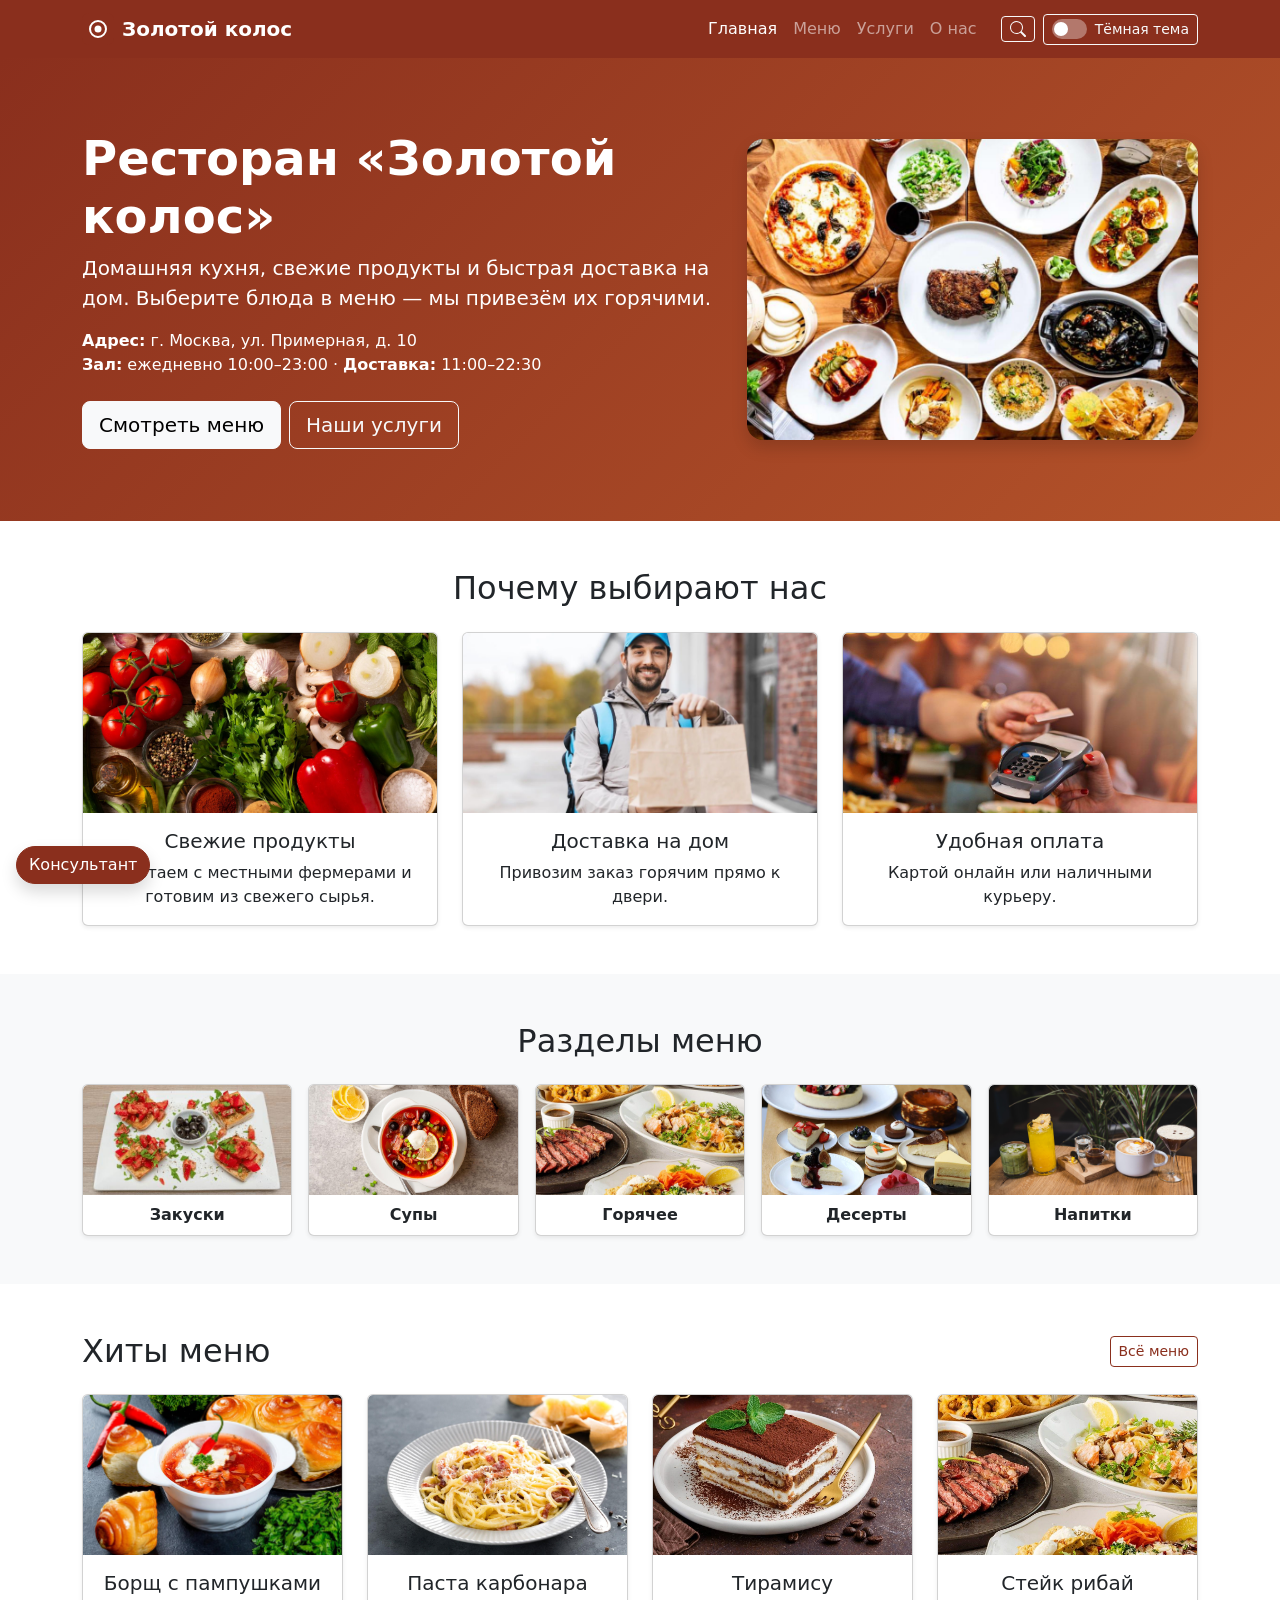
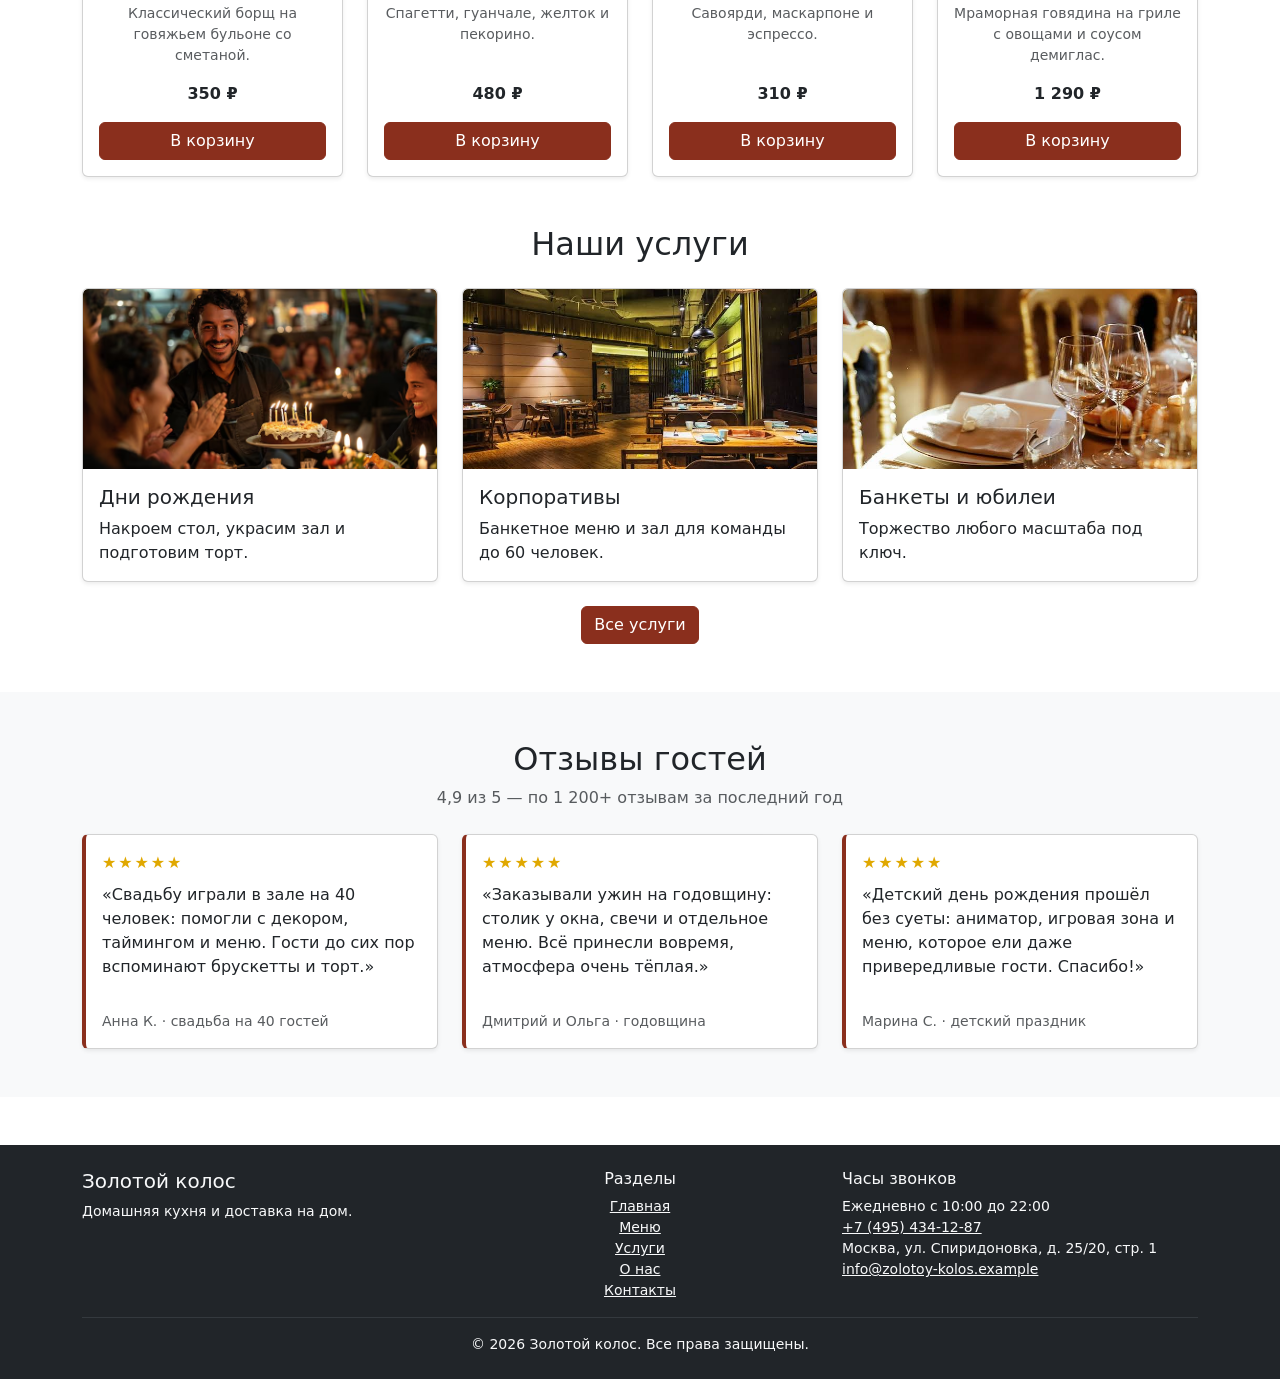
<file: index.html>
<!DOCTYPE html>
<html lang="ru">
<head>
  <meta charset="UTF-8">
  <meta name="viewport" content="width=device-width, initial-scale=1.0">
  <meta name="description" content="Главная — ресторан «Золотой колос»: меню и доставка на дом.">
  <title>Главная — Золотой колос</title>
  <link rel="icon" href="images/favicon.svg" type="image/svg+xml">
  <script src="js/theme.js"></script>
  <link href="https://cdn.jsdelivr.net/npm/bootstrap@5.3.3/dist/css/bootstrap.min.css" rel="stylesheet">
  <link rel="stylesheet" href="css/custom.css">
</head>
<body class="d-flex flex-column min-vh-100">
  <a class="visually-hidden-focusable position-absolute p-2 bg-white" href="#main">Перейти к основному содержимому</a>
  <header>
    <nav class="navbar navbar-expand-lg navbar-dark bg-brand sticky-top" aria-label="Основная навигация">
      <div class="container">
        <a class="navbar-brand fw-bold d-flex align-items-center gap-2" href="index.html"><img src="images/favicon.svg" alt="" width="32" height="32">Золотой колос</a>
        <button class="navbar-toggler" type="button" data-bs-toggle="collapse" data-bs-target="#mainNavbar"
                aria-controls="mainNavbar" aria-expanded="false" aria-label="Переключить навигацию">
          <span class="navbar-toggler-icon"></span>
        </button>
        <div class="collapse navbar-collapse" id="mainNavbar">
          <ul class="navbar-nav ms-auto mb-2 mb-lg-0 align-items-lg-center">
          <li class="nav-item"><a class="nav-link active" aria-current="page" href="index.html">Главная</a></li>
          <li class="nav-item"><a class="nav-link" href="menu.html">Меню</a></li>
          <li class="nav-item"><a class="nav-link" href="services.html">Услуги</a></li>
          <li class="nav-item"><a class="nav-link" href="about.html">О нас</a></li>
          </ul>
          <a class="btn btn-outline-light btn-sm ms-lg-3 mb-2 mb-lg-0 d-inline-flex align-items-center" href="search.html" aria-label="Поиск по сайту" title="Поиск по сайту">
            <svg xmlns="http://www.w3.org/2000/svg" width="16" height="16" fill="currentColor" viewBox="0 0 16 16" aria-hidden="true"><path d="M11.742 10.344a6.5 6.5 0 1 0-1.397 1.398h-.001q.044.06.098.115l3.85 3.85a1 1 0 0 0 1.415-1.414l-3.85-3.85a1 1 0 0 0-.115-.1zM12 6.5a5.5 5.5 0 1 1-11 0 5.5 5.5 0 0 1 11 0"/></svg>
          </a>
          <button type="button" class="btn btn-outline-light btn-sm ms-lg-2 mb-2 mb-lg-0 theme-toggle" id="themeToggle" aria-pressed="false">
            <span class="theme-toggle__track" aria-hidden="true"><span class="theme-toggle__thumb"></span></span>
            <span id="themeLabel">Тёмная тема</span>
          </button>
        </div>
      </div>
    </nav>
  </header>

  <main id="main" class="flex-grow-1">
    <section class="hero text-white py-5" aria-labelledby="heroTitle">
      <div class="container py-lg-4">
        <div class="row align-items-center g-4">
          <div class="col-12 col-lg-7">
            <h1 class="display-5 fw-bold" id="heroTitle">Ресторан «Золотой колос»</h1>
            <p class="lead">Домашняя кухня, свежие продукты и быстрая доставка на дом. Выберите блюда в меню — мы привезём их горячими.</p>
            <ul class="list-unstyled mb-4">
              <li><strong>Адрес:</strong> г. Москва, ул. Примерная, д. 10</li>
              <li><strong>Зал:</strong> ежедневно 10:00–23:00 · <strong>Доставка:</strong> 11:00–22:30</li>
            </ul>
            <div class="d-grid gap-2 d-sm-flex">
              <a class="btn btn-light btn-lg" href="menu.html">Смотреть меню</a>
              <a class="btn btn-outline-light btn-lg" href="services.html">Наши услуги</a>
            </div>
          </div>
          <div class="col-12 col-lg-5"><img class="img-fluid rounded-4 shadow hero-img" src="images/hero.jpg" alt="Блюда ресторана «Золотой колос»" width="600" height="400"></div>
        </div>
      </div>
    </section>

    <section class="container my-5" aria-labelledby="why">
      <h2 id="why" class="text-center mb-4">Почему выбирают нас</h2>
      <div class="row g-4">
        <div class="col-12 col-md-4"><div class="card h-100 text-center shadow-sm overflow-hidden"><img class="card-img-top adv-img" src="images/advantage-fresh.jpg" alt="Свежие продукты" width="400" height="260"><div class="card-body"><h3 class="h5">Свежие продукты</h3><p class="mb-0">Работаем с местными фермерами и готовим из свежего сырья.</p></div></div></div>
        <div class="col-12 col-md-4"><div class="card h-100 text-center shadow-sm overflow-hidden"><img class="card-img-top adv-img" src="images/advantage-delivery.jpg" alt="Курьер с заказом" width="400" height="260"><div class="card-body"><h3 class="h5">Доставка на дом</h3><p class="mb-0">Привозим заказ горячим прямо к двери.</p></div></div></div>
        <div class="col-12 col-md-4"><div class="card h-100 text-center shadow-sm overflow-hidden"><img class="card-img-top adv-img" src="images/advantage-payment.jpg" alt="Оплата заказа" width="400" height="260"><div class="card-body"><h3 class="h5">Удобная оплата</h3><p class="mb-0">Картой онлайн или наличными курьеру.</p></div></div></div>
      </div>
    </section>

    <section class="bg-body-tertiary py-5" aria-labelledby="cats">
      <div class="container">
        <h2 id="cats" class="text-center mb-4">Разделы меню</h2>
        <div class="row g-3">
          <div class="col-6 col-md-4 col-lg"><a class="card text-center text-decoration-none h-100 shadow-sm overflow-hidden" href="menu.html"><img class="card-img-top cat-img" src="images/cat-starters.jpg" alt="" width="400" height="260"><span class="fw-semibold p-2">Закуски</span></a></div>
          <div class="col-6 col-md-4 col-lg"><a class="card text-center text-decoration-none h-100 shadow-sm overflow-hidden" href="menu.html"><img class="card-img-top cat-img" src="images/cat-soups.jpg" alt="" width="400" height="260"><span class="fw-semibold p-2">Супы</span></a></div>
          <div class="col-6 col-md-4 col-lg"><a class="card text-center text-decoration-none h-100 shadow-sm overflow-hidden" href="menu.html"><img class="card-img-top cat-img" src="images/cat-main.jpg" alt="" width="400" height="260"><span class="fw-semibold p-2">Горячее</span></a></div>
          <div class="col-6 col-md-6 col-lg"><a class="card text-center text-decoration-none h-100 shadow-sm overflow-hidden" href="menu.html"><img class="card-img-top cat-img" src="images/cat-desserts.jpg" alt="" width="400" height="260"><span class="fw-semibold p-2">Десерты</span></a></div>
          <div class="col-12 col-md-6 col-lg"><a class="card text-center text-decoration-none h-100 shadow-sm overflow-hidden" href="menu.html"><img class="card-img-top cat-img" src="images/cat-drinks.jpg" alt="" width="400" height="260"><span class="fw-semibold p-2">Напитки</span></a></div>
        </div>
      </div>
    </section>

    <section class="container my-5" aria-labelledby="hits">
      <div class="d-flex flex-wrap justify-content-between align-items-center gap-2 mb-4">
        <h2 id="hits" class="mb-0">Хиты меню</h2>
        <a class="btn btn-outline-brand btn-sm" href="menu.html">Всё меню</a>
      </div>
      <div class="row g-4" id="homeHits"></div>
    </section>

    <section class="container my-5" aria-labelledby="svc">
      <h2 id="svc" class="text-center mb-4">Наши услуги</h2>
      <div class="row g-4">
        <div class="col-12 col-md-4"><div class="card h-100 shadow-sm overflow-hidden"><img class="card-img-top adv-img" src="images/service-birthday.jpg" alt="Праздничный стол на день рождения" width="400" height="260"><div class="card-body"><h3 class="h5">Дни рождения</h3><p class="mb-0">Накроем стол, украсим зал и подготовим торт.</p></div></div></div>
        <div class="col-12 col-md-4"><div class="card h-100 shadow-sm overflow-hidden"><img class="card-img-top adv-img" src="images/service-corporate.jpg" alt="Корпоратив в зале ресторана" width="400" height="260"><div class="card-body"><h3 class="h5">Корпоративы</h3><p class="mb-0">Банкетное меню и зал для команды до 60 человек.</p></div></div></div>
        <div class="col-12 col-md-4"><div class="card h-100 shadow-sm overflow-hidden"><img class="card-img-top adv-img" src="images/service-banquet.jpg" alt="Банкетный зал" width="400" height="260"><div class="card-body"><h3 class="h5">Банкеты и юбилеи</h3><p class="mb-0">Торжество любого масштаба под ключ.</p></div></div></div>
      </div>
      <div class="text-center mt-4"><a class="btn btn-brand" href="services.html">Все услуги</a></div>
    </section>

    <section class="bg-body-tertiary py-5" aria-labelledby="reviews">
      <div class="container">
        <h2 id="reviews" class="text-center mb-2">Отзывы гостей</h2>
        <p class="text-center text-body-secondary mb-4">4,9 из 5 — по 1 200+ отзывам за последний год</p>
        <div class="row g-4">
          <div class="col-12 col-md-4">
            <figure class="card h-100 shadow-sm review-card">
              <div class="card-body d-flex flex-column">
                <p class="review-stars mb-2" aria-label="Оценка 5 из 5">★★★★★</p>
                <blockquote class="mb-3 flex-grow-1"><p class="mb-0">«Свадьбу играли в зале на 40 человек: помогли с декором, таймингом и меню. Гости до сих пор вспоминают брускетты и торт.»</p></blockquote>
                <figcaption class="small text-body-secondary">Анна К. · свадьба на 40 гостей</figcaption>
              </div>
            </figure>
          </div>
          <div class="col-12 col-md-4">
            <figure class="card h-100 shadow-sm review-card">
              <div class="card-body d-flex flex-column">
                <p class="review-stars mb-2" aria-label="Оценка 5 из 5">★★★★★</p>
                <blockquote class="mb-3 flex-grow-1"><p class="mb-0">«Заказывали ужин на годовщину: столик у окна, свечи и отдельное меню. Всё принесли вовремя, атмосфера очень тёплая.»</p></blockquote>
                <figcaption class="small text-body-secondary">Дмитрий и Ольга · годовщина</figcaption>
              </div>
            </figure>
          </div>
          <div class="col-12 col-md-4">
            <figure class="card h-100 shadow-sm review-card">
              <div class="card-body d-flex flex-column">
                <p class="review-stars mb-2" aria-label="Оценка 5 из 5">★★★★★</p>
                <blockquote class="mb-3 flex-grow-1"><p class="mb-0">«Детский день рождения прошёл без суеты: аниматор, игровая зона и меню, которое ели даже привередливые гости. Спасибо!»</p></blockquote>
                <figcaption class="small text-body-secondary">Марина С. · детский праздник</figcaption>
              </div>
            </figure>
          </div>
        </div>
      </div>
    </section>
  </main>

  <footer class="bg-dark text-light py-4 mt-5">
    <div class="container">
      <div class="row g-4 justify-content-center">
        <div class="col-12 col-md-4">
          <h2 class="h5">Золотой колос</h2>
          <p class="small mb-0">Домашняя кухня и доставка на дом.</p>
        </div>
        <div class="col-12 col-md-4">
          <h2 class="h6 text-center">Разделы</h2>
          <ul class="list-unstyled small mb-0 text-center">
            <li><a class="link-light" href="index.html">Главная</a></li>
            <li><a class="link-light" href="menu.html">Меню</a></li>
            <li><a class="link-light" href="services.html">Услуги</a></li>
            <li><a class="link-light" href="about.html">О нас</a></li>
            <li><a class="link-light" href="contacts.html">Контакты</a></li>
          </ul>
        </div>
        <div class="col-12 col-md-4">
          <h2 class="h6">Часы звонков</h2>
          <address class="small mb-0">
            Ежедневно с 10:00 до 22:00<br>
            <a class="link-light" href="tel:+74954341287">+7 (495) 434-12-87</a><br>
            Москва, ул. Спиридоновка, д. 25/20, стр. 1<br>
            <a class="link-light" href="mailto:info@zolotoy-kolos.example">info@zolotoy-kolos.example</a>
          </address>
        </div>
      </div>
      <hr class="border-secondary">
      <p class="small mb-0 text-center">© 2026 Золотой колос. Все права защищены.</p>
    </div>
  </footer>

  <div class="toast-container position-fixed bottom-0 start-0 p-3" id="toastBox"></div>

  <button type="button" class="btn btn-brand rounded-circle shadow to-top d-none" id="toTop" aria-label="Наверх">^</button>

  <div class="chat-widget">
    <section class="card shadow chat-panel d-none" id="chatPanel" aria-labelledby="chatTitle">
      <div class="card-header bg-brand text-white d-flex justify-content-between align-items-center">
        <h2 class="h6 mb-0" id="chatTitle">Чат с консультантом</h2>
        <button type="button" class="btn-close btn-close-white" id="chatClose" aria-label="Закрыть чат"></button>
      </div>
      <div class="card-body chat-body" id="chatBody" aria-live="polite">
        <p class="chat-msg chat-msg--bot">Здравствуйте! Я консультант ресторана. Чем могу помочь?</p>
      </div>
      <form class="card-footer input-group" id="chatForm">
        <label for="chatInput" class="visually-hidden">Сообщение</label>
        <input type="text" class="form-control" id="chatInput" placeholder="Ваше сообщение" autocomplete="off">
        <button class="btn btn-brand" type="submit">Отправить</button>
      </form>
    </section>
    <button type="button" class="btn btn-brand rounded-pill shadow" id="chatToggle" aria-expanded="false" aria-controls="chatPanel">Консультант</button>
  </div>

  <script src="https://cdn.jsdelivr.net/npm/bootstrap@5.3.3/dist/js/bootstrap.bundle.min.js"></script>
  <script src="js/dishes.js"></script>
  <script src="js/main.js"></script>
</body>
</html>
</file>
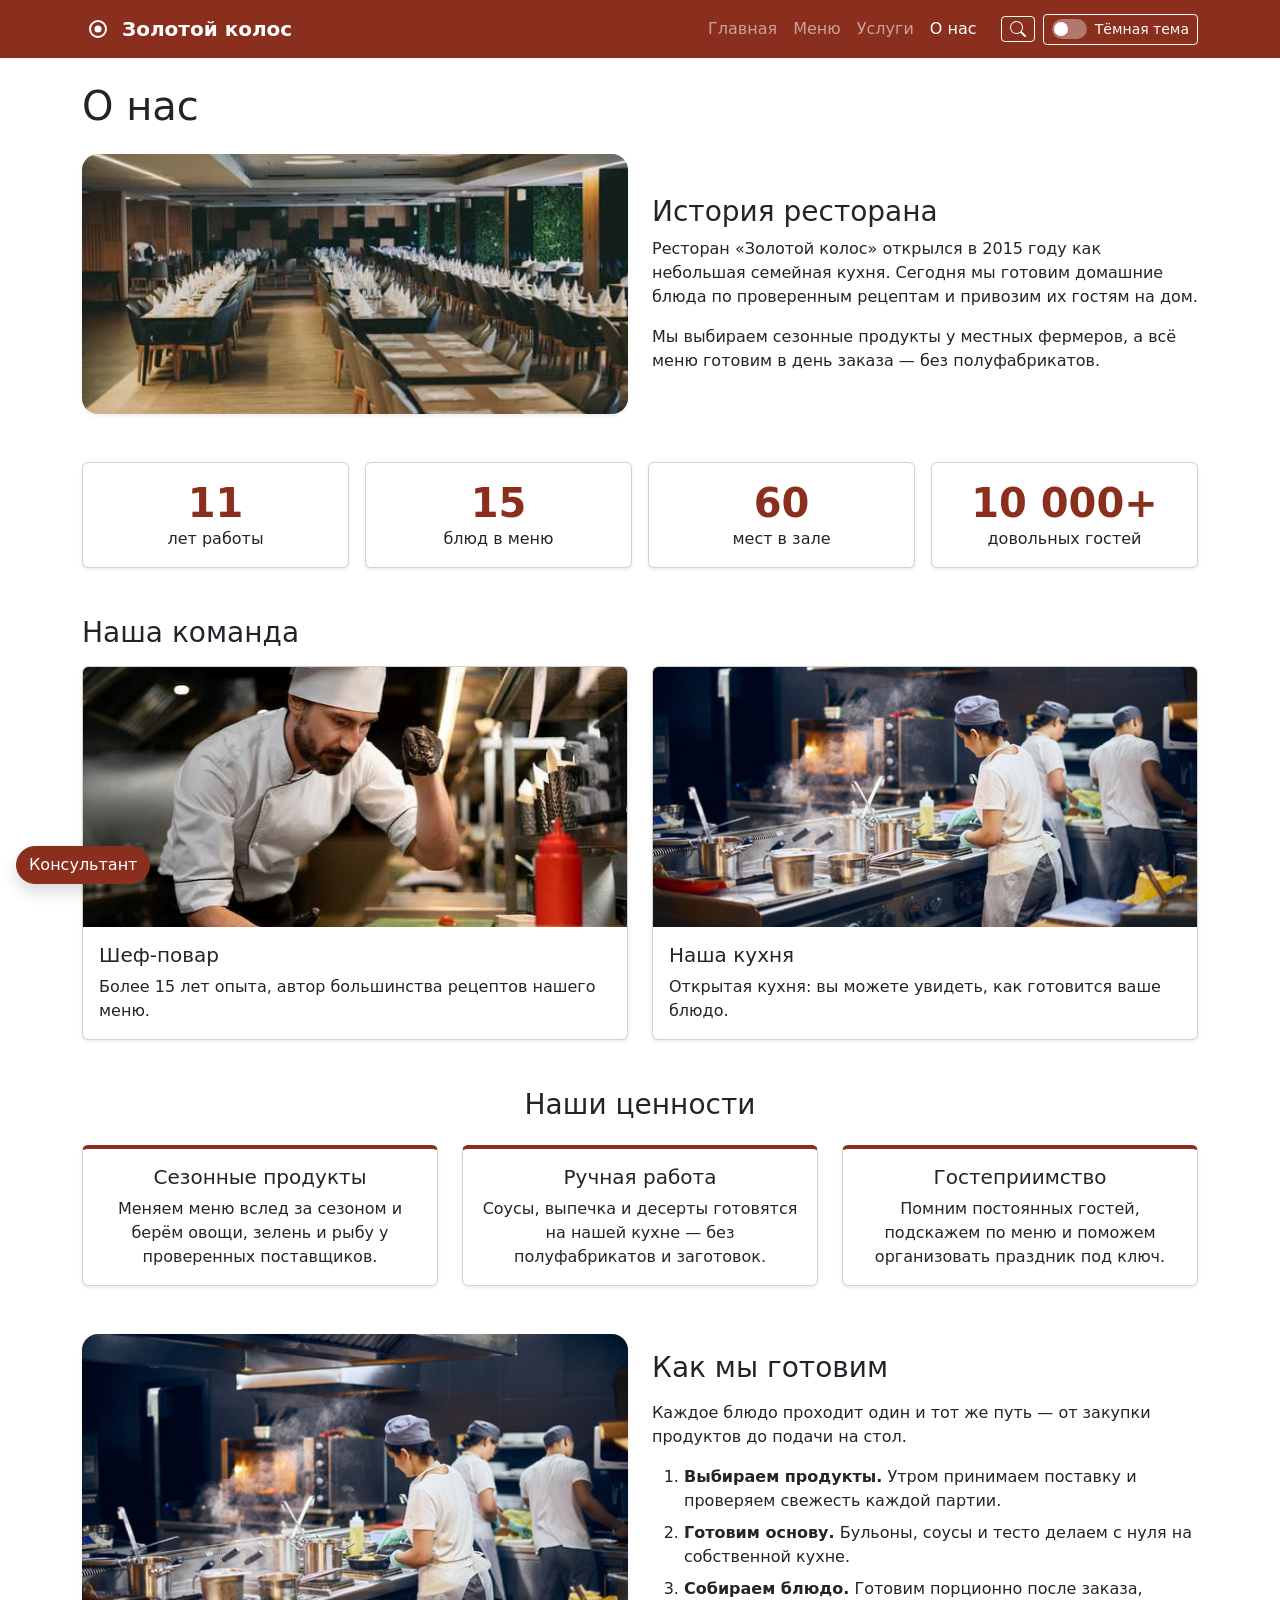
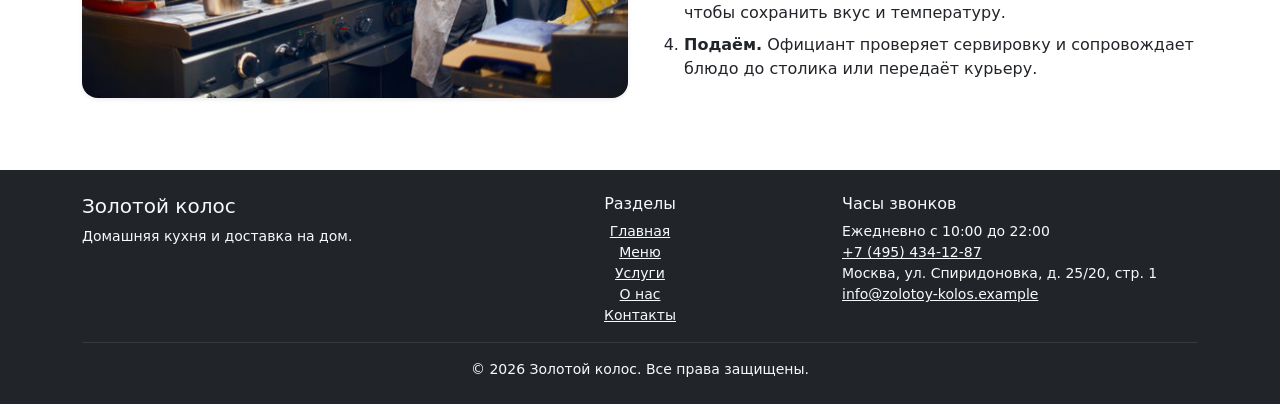
<file: about.html>
<!DOCTYPE html>
<html lang="ru">
<head>
  <meta charset="UTF-8">
  <meta name="viewport" content="width=device-width, initial-scale=1.0">
  <meta name="description" content="О нас — ресторан «Золотой колос»: меню и доставка на дом.">
  <title>О нас — Золотой колос</title>
  <link rel="icon" href="images/favicon.svg" type="image/svg+xml">
  <script src="js/theme.js"></script>
  <link href="https://cdn.jsdelivr.net/npm/bootstrap@5.3.3/dist/css/bootstrap.min.css" rel="stylesheet">
  <link rel="stylesheet" href="css/custom.css">
</head>
<body class="d-flex flex-column min-vh-100">
  <a class="visually-hidden-focusable position-absolute p-2 bg-white" href="#main">Перейти к основному содержимому</a>
  <header>
    <nav class="navbar navbar-expand-lg navbar-dark bg-brand sticky-top" aria-label="Основная навигация">
      <div class="container">
        <a class="navbar-brand fw-bold d-flex align-items-center gap-2" href="index.html"><img src="images/favicon.svg" alt="" width="32" height="32">Золотой колос</a>
        <button class="navbar-toggler" type="button" data-bs-toggle="collapse" data-bs-target="#mainNavbar"
                aria-controls="mainNavbar" aria-expanded="false" aria-label="Переключить навигацию">
          <span class="navbar-toggler-icon"></span>
        </button>
        <div class="collapse navbar-collapse" id="mainNavbar">
          <ul class="navbar-nav ms-auto mb-2 mb-lg-0 align-items-lg-center">
          <li class="nav-item"><a class="nav-link" href="index.html">Главная</a></li>
          <li class="nav-item"><a class="nav-link" href="menu.html">Меню</a></li>
          <li class="nav-item"><a class="nav-link" href="services.html">Услуги</a></li>
          <li class="nav-item"><a class="nav-link active" aria-current="page" href="about.html">О нас</a></li>
          </ul>
          <a class="btn btn-outline-light btn-sm ms-lg-3 mb-2 mb-lg-0 d-inline-flex align-items-center" href="search.html" aria-label="Поиск по сайту" title="Поиск по сайту">
            <svg xmlns="http://www.w3.org/2000/svg" width="16" height="16" fill="currentColor" viewBox="0 0 16 16" aria-hidden="true"><path d="M11.742 10.344a6.5 6.5 0 1 0-1.397 1.398h-.001q.044.06.098.115l3.85 3.85a1 1 0 0 0 1.415-1.414l-3.85-3.85a1 1 0 0 0-.115-.1zM12 6.5a5.5 5.5 0 1 1-11 0 5.5 5.5 0 0 1 11 0"/></svg>
          </a>
          <button type="button" class="btn btn-outline-light btn-sm ms-lg-2 mb-2 mb-lg-0 theme-toggle" id="themeToggle" aria-pressed="false">
            <span class="theme-toggle__track" aria-hidden="true"><span class="theme-toggle__thumb"></span></span>
            <span id="themeLabel">Тёмная тема</span>
          </button>
        </div>
      </div>
    </nav>
  </header>

  <main id="main" class="flex-grow-1">
    <div class="container my-4">
      <h1 class="mb-4">О нас</h1>
      <div class="row g-4 align-items-center mb-5">
        <div class="col-12 col-lg-6"><img class="img-fluid rounded-4 shadow-sm about-img" src="images/about-hall.jpg" alt="Зал ресторана «Золотой колос»" width="800" height="520"></div>
        <div class="col-12 col-lg-6">
          <h2 class="h3">История ресторана</h2>
          <p>Ресторан «Золотой колос» открылся в 2015 году как небольшая семейная кухня. Сегодня мы готовим домашние блюда по проверенным рецептам и привозим их гостям на дом.</p>
          <p class="mb-0">Мы выбираем сезонные продукты у местных фермеров, а всё меню готовим в день заказа — без полуфабрикатов.</p>
        </div>
      </div>

      <div class="row g-3 text-center mb-5" aria-label="Ресторан в цифрах">
        <div class="col-6 col-md-3"><div class="card h-100 shadow-sm p-3"><p class="display-6 fw-bold text-brand mb-0">11</p><p class="mb-0">лет работы</p></div></div>
        <div class="col-6 col-md-3"><div class="card h-100 shadow-sm p-3"><p class="display-6 fw-bold text-brand mb-0">15</p><p class="mb-0">блюд в меню</p></div></div>
        <div class="col-6 col-md-3"><div class="card h-100 shadow-sm p-3"><p class="display-6 fw-bold text-brand mb-0">60</p><p class="mb-0">мест в зале</p></div></div>
        <div class="col-6 col-md-3"><div class="card h-100 shadow-sm p-3"><p class="display-6 fw-bold text-brand mb-0">10 000+</p><p class="mb-0">довольных гостей</p></div></div>
      </div>

      <h2 class="h3 mb-3">Наша команда</h2>
      <div class="row g-4">
        <div class="col-12 col-md-6"><div class="card h-100 shadow-sm overflow-hidden"><img class="card-img-top about-img" src="images/about-chef.jpg" alt="Шеф-повар ресторана" width="800" height="520"><div class="card-body"><h3 class="h5">Шеф-повар</h3><p class="mb-0">Более 15 лет опыта, автор большинства рецептов нашего меню.</p></div></div></div>
        <div class="col-12 col-md-6"><div class="card h-100 shadow-sm overflow-hidden"><img class="card-img-top about-img" src="images/about-kitchen.jpg" alt="Кухня ресторана" width="800" height="520"><div class="card-body"><h3 class="h5">Наша кухня</h3><p class="mb-0">Открытая кухня: вы можете увидеть, как готовится ваше блюдо.</p></div></div></div>
      </div>

      <section class="mt-5" aria-labelledby="values">
        <h2 id="values" class="h3 mb-4 text-center">Наши ценности</h2>
        <div class="row g-4 text-center">
          <div class="col-12 col-md-4">
            <div class="card h-100 shadow-sm value-card"><div class="card-body">
              <h3 class="h5">Сезонные продукты</h3>
              <p class="mb-0">Меняем меню вслед за сезоном и берём овощи, зелень и рыбу у проверенных поставщиков.</p>
            </div></div>
          </div>
          <div class="col-12 col-md-4">
            <div class="card h-100 shadow-sm value-card"><div class="card-body">
              <h3 class="h5">Ручная работа</h3>
              <p class="mb-0">Соусы, выпечка и десерты готовятся на нашей кухне — без полуфабрикатов и заготовок.</p>
            </div></div>
          </div>
          <div class="col-12 col-md-4">
            <div class="card h-100 shadow-sm value-card"><div class="card-body">
              <h3 class="h5">Гостеприимство</h3>
              <p class="mb-0">Помним постоянных гостей, подскажем по меню и поможем организовать праздник под ключ.</p>
            </div></div>
          </div>
        </div>
      </section>

      

      <section class="mt-5" aria-labelledby="process">
        <div class="row g-4 align-items-center">
          <div class="col-12 col-lg-6">
            <img class="img-fluid rounded-4 shadow-sm hero-img" src="images/about-kitchen.jpg" alt="Повара на кухне ресторана" width="800" height="520" loading="lazy">
          </div>
          <div class="col-12 col-lg-6">
            <h2 id="process" class="h3 mb-3">Как мы готовим</h2>
            <p>Каждое блюдо проходит один и тот же путь — от закупки продуктов до подачи на стол.</p>
            <ol class="mb-0">
              <li class="mb-2"><strong>Выбираем продукты.</strong> Утром принимаем поставку и проверяем свежесть каждой партии.</li>
              <li class="mb-2"><strong>Готовим основу.</strong> Бульоны, соусы и тесто делаем с нуля на собственной кухне.</li>
              <li class="mb-2"><strong>Собираем блюдо.</strong> Готовим порционно после заказа, чтобы сохранить вкус и температуру.</li>
              <li><strong>Подаём.</strong> Официант проверяет сервировку и сопровождает блюдо до столика или передаёт курьеру.</li>
            </ol>
          </div>
        </div>
      </section>

      
    </div>
  </main>

  <footer class="bg-dark text-light py-4 mt-5">
    <div class="container">
      <div class="row g-4 justify-content-center">
        <div class="col-12 col-md-4">
          <h2 class="h5">Золотой колос</h2>
          <p class="small mb-0">Домашняя кухня и доставка на дом.</p>
        </div>
        <div class="col-12 col-md-4">
          <h2 class="h6 text-center">Разделы</h2>
          <ul class="list-unstyled small mb-0 text-center">
            <li><a class="link-light" href="index.html">Главная</a></li>
            <li><a class="link-light" href="menu.html">Меню</a></li>
            <li><a class="link-light" href="services.html">Услуги</a></li>
            <li><a class="link-light" href="about.html">О нас</a></li>
            <li><a class="link-light" href="contacts.html">Контакты</a></li>
          </ul>
        </div>
        <div class="col-12 col-md-4">
          <h2 class="h6">Часы звонков</h2>
          <address class="small mb-0">
            Ежедневно с 10:00 до 22:00<br>
            <a class="link-light" href="tel:+74954341287">+7 (495) 434-12-87</a><br>
            Москва, ул. Спиридоновка, д. 25/20, стр. 1<br>
            <a class="link-light" href="mailto:info@zolotoy-kolos.example">info@zolotoy-kolos.example</a>
          </address>
        </div>
      </div>
      <hr class="border-secondary">
      <p class="small mb-0 text-center">© 2026 Золотой колос. Все права защищены.</p>
    </div>
  </footer>

  <div class="toast-container position-fixed bottom-0 start-0 p-3" id="toastBox"></div>

  <button type="button" class="btn btn-brand rounded-circle shadow to-top d-none" id="toTop" aria-label="Наверх">^</button>

  <div class="chat-widget">
    <section class="card shadow chat-panel d-none" id="chatPanel" aria-labelledby="chatTitle">
      <div class="card-header bg-brand text-white d-flex justify-content-between align-items-center">
        <h2 class="h6 mb-0" id="chatTitle">Чат с консультантом</h2>
        <button type="button" class="btn-close btn-close-white" id="chatClose" aria-label="Закрыть чат"></button>
      </div>
      <div class="card-body chat-body" id="chatBody" aria-live="polite">
        <p class="chat-msg chat-msg--bot">Здравствуйте! Я консультант ресторана. Чем могу помочь?</p>
      </div>
      <form class="card-footer input-group" id="chatForm">
        <label for="chatInput" class="visually-hidden">Сообщение</label>
        <input type="text" class="form-control" id="chatInput" placeholder="Ваше сообщение" autocomplete="off">
        <button class="btn btn-brand" type="submit">Отправить</button>
      </form>
    </section>
    <button type="button" class="btn btn-brand rounded-pill shadow" id="chatToggle" aria-expanded="false" aria-controls="chatPanel">Консультант</button>
  </div>

  <script src="https://cdn.jsdelivr.net/npm/bootstrap@5.3.3/dist/js/bootstrap.bundle.min.js"></script>
  <script src="js/dishes.js"></script>
  <script src="js/main.js"></script>
</body>
</html>
</file>
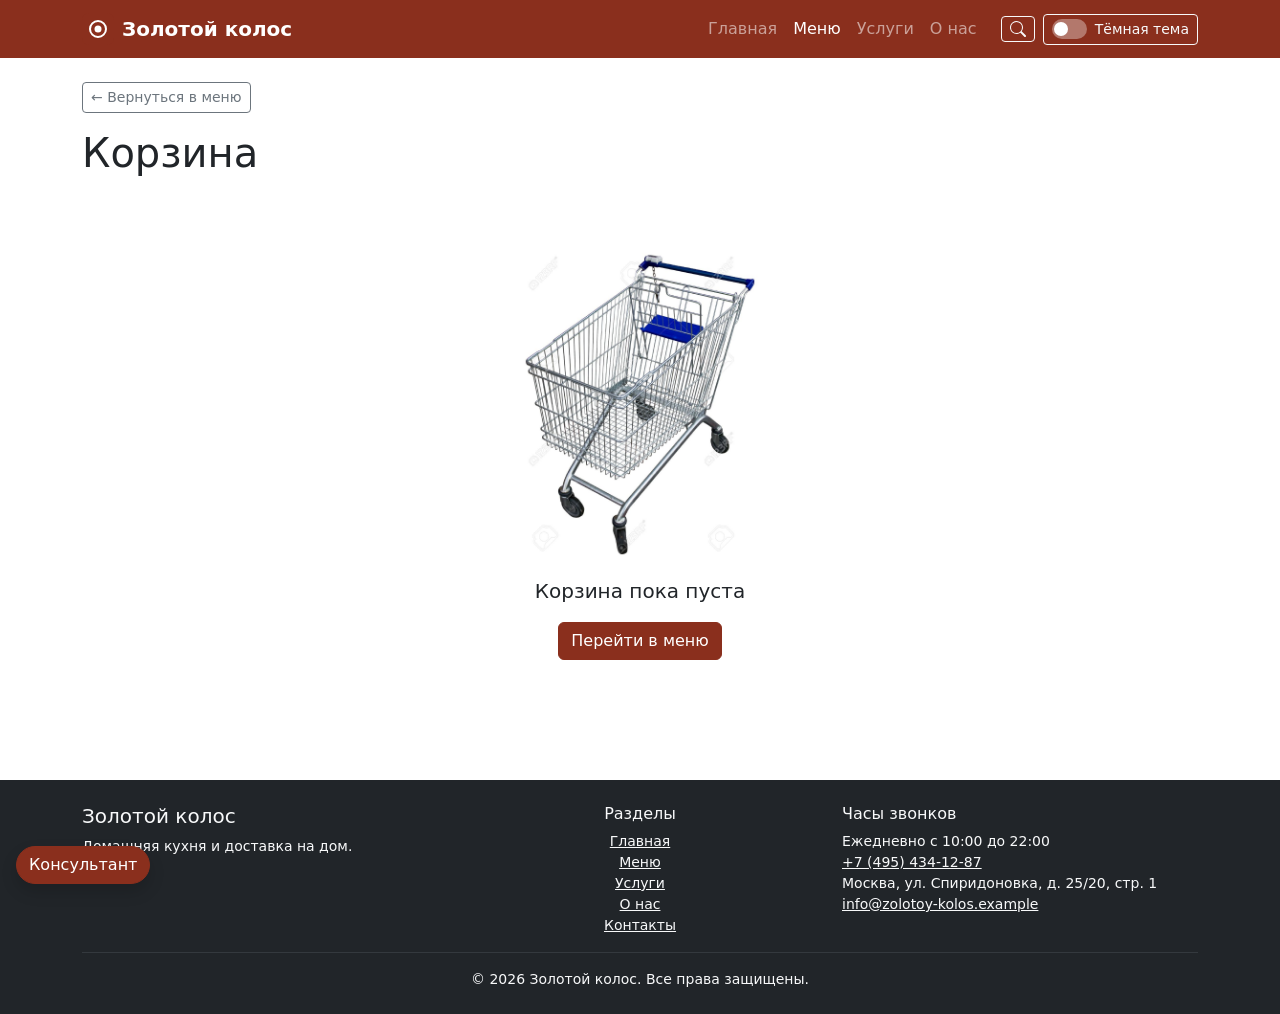
<file: cart.html>
<!DOCTYPE html>
<html lang="ru">
<head>
  <meta charset="UTF-8">
  <meta name="viewport" content="width=device-width, initial-scale=1.0">
  <meta name="description" content="Корзина — ресторан «Золотой колос»: меню и доставка на дом.">
  <title>Корзина — Золотой колос</title>
  <link rel="icon" href="images/favicon.svg" type="image/svg+xml">
  <script src="js/theme.js"></script>
  <link href="https://cdn.jsdelivr.net/npm/bootstrap@5.3.3/dist/css/bootstrap.min.css" rel="stylesheet">
  <link rel="stylesheet" href="css/custom.css">
</head>
<body class="d-flex flex-column min-vh-100">
  <a class="visually-hidden-focusable position-absolute p-2 bg-white" href="#main">Перейти к основному содержимому</a>
  <header>
    <nav class="navbar navbar-expand-lg navbar-dark bg-brand sticky-top" aria-label="Основная навигация">
      <div class="container">
        <a class="navbar-brand fw-bold d-flex align-items-center gap-2" href="index.html"><img src="images/favicon.svg" alt="" width="32" height="32">Золотой колос</a>
        <button class="navbar-toggler" type="button" data-bs-toggle="collapse" data-bs-target="#mainNavbar"
                aria-controls="mainNavbar" aria-expanded="false" aria-label="Переключить навигацию">
          <span class="navbar-toggler-icon"></span>
        </button>
        <div class="collapse navbar-collapse" id="mainNavbar">
          <ul class="navbar-nav ms-auto mb-2 mb-lg-0 align-items-lg-center">
          <li class="nav-item"><a class="nav-link" href="index.html">Главная</a></li>
          <li class="nav-item"><a class="nav-link active" aria-current="page" href="menu.html">Меню</a></li>
          <li class="nav-item"><a class="nav-link" href="services.html">Услуги</a></li>
          <li class="nav-item"><a class="nav-link" href="about.html">О нас</a></li>
          </ul>
          <a class="btn btn-outline-light btn-sm ms-lg-3 mb-2 mb-lg-0 d-inline-flex align-items-center" href="search.html" aria-label="Поиск по сайту" title="Поиск по сайту">
            <svg xmlns="http://www.w3.org/2000/svg" width="16" height="16" fill="currentColor" viewBox="0 0 16 16" aria-hidden="true"><path d="M11.742 10.344a6.5 6.5 0 1 0-1.397 1.398h-.001q.044.06.098.115l3.85 3.85a1 1 0 0 0 1.415-1.414l-3.85-3.85a1 1 0 0 0-.115-.1zM12 6.5a5.5 5.5 0 1 1-11 0 5.5 5.5 0 0 1 11 0"/></svg>
          </a>
          <button type="button" class="btn btn-outline-light btn-sm ms-lg-2 mb-2 mb-lg-0 theme-toggle" id="themeToggle" aria-pressed="false">
            <span class="theme-toggle__track" aria-hidden="true"><span class="theme-toggle__thumb"></span></span>
            <span id="themeLabel">Тёмная тема</span>
          </button>
        </div>
      </div>
    </nav>
  </header>

  <main id="main" class="flex-grow-1">
    <div class="container my-4">
      <a class="btn btn-outline-secondary btn-sm mb-3" href="menu.html">← Вернуться в меню</a>
      <h1 class="mb-4">Корзина</h1>

      <div id="cartEmpty" class="text-center py-5 d-none">
        <img class="mb-3 empty-img" src="images/empty-cart.jpg" alt="Пустая корзина" width="240" height="240">
        <p class="lead">Корзина пока пуста</p>
        <a class="btn btn-brand" href="menu.html">Перейти в меню</a>
      </div>

      <div id="cartContent" class="row g-4">
        <div class="col-12 col-lg-7">
          <div class="d-flex justify-content-between align-items-center mb-3">
            <h2 class="h4 mb-0">Ваш заказ</h2>
            <button type="button" class="btn btn-outline-danger btn-sm" id="clearCart">Очистить</button>
          </div>
          <div id="cartItems" class="row g-3"></div>

          <div class="card mt-4 shadow-sm">
            <div class="card-body">
              <dl class="row mb-0">
                <dt class="col-8 fs-5">Итого</dt><dd class="col-4 text-end fs-5 fw-bold mb-0" id="sumTotal">0 ₽</dd>
              </dl>
            </div>
          </div>
        </div>

        <div class="col-12 col-lg-5">
          <section class="card shadow-sm" aria-labelledby="payTitle">
            <div class="card-body">
              <h2 class="h4" id="payTitle">Доставка и оплата</h2>
              <form id="orderForm" novalidate>
                <div class="mb-3">
                  <label for="name" class="form-label">Имя</label>
                  <input type="text" class="form-control" id="name" name="name" required minlength="2" autocomplete="name">
                  <div class="invalid-feedback">Введите имя (минимум 2 символа).</div>
                </div>
                <div class="mb-3">
                  <label for="phone" class="form-label">Телефон</label>
                  <input type="tel" class="form-control" id="phone" name="phone" required placeholder="+7 (900) 000-00-00" autocomplete="tel">
                  <div class="invalid-feedback">Введите телефон полностью.</div>
                </div>
                <div class="mb-3">
                  <label for="address" class="form-label">Адрес доставки</label>
                  <input type="text" class="form-control" id="address" name="address" required minlength="5" placeholder="Улица, дом, квартира" autocomplete="street-address">
                  <div class="invalid-feedback">Укажите адрес доставки.</div>
                </div>
                <div class="mb-3">
                  <label for="comment" class="form-label">Комментарий курьеру <span class="text-body-secondary">(необязательно)</span></label>
                  <textarea class="form-control" id="comment" name="comment" rows="2"></textarea>
                </div>

                <fieldset class="mb-3">
                  <legend class="form-label fs-6">Способ оплаты</legend>
                  <div class="form-check">
                    <input class="form-check-input" type="radio" name="pay" id="payCash" value="cash" checked>
                    <label class="form-check-label" for="payCash">Наличными курьеру</label>
                  </div>
                  <div class="form-check">
                    <input class="form-check-input" type="radio" name="pay" id="payCard" value="card">
                    <label class="form-check-label" for="payCard">Картой онлайн</label>
                  </div>
                </fieldset>

                <div id="cardFields" class="mb-3 d-none">
                  <label for="cardNumber" class="form-label">Номер карты</label>
                  <input type="text" class="form-control" id="cardNumber" name="cardNumber" inputmode="numeric" placeholder="0000 0000 0000 0000" autocomplete="cc-number">
                  <div class="invalid-feedback">Введите 16 цифр номера карты.</div>
                  <div class="form-text">Учебный проект: данные никуда не отправляются.</div>
                </div>

                <div class="form-check mb-3">
                  <input class="form-check-input" type="checkbox" id="agree" required>
                  <label class="form-check-label" for="agree">Согласен на обработку персональных данных</label>
                  <div class="invalid-feedback">Необходимо согласие.</div>
                </div>

                <button type="submit" class="btn btn-brand btn-lg w-100">Оформить заказ</button>
              </form>
            </div>
          </section>
        </div>
      </div>
    </div>
  </main>

  <footer class="bg-dark text-light py-4 mt-5">
    <div class="container">
      <div class="row g-4 justify-content-center">
        <div class="col-12 col-md-4">
          <h2 class="h5">Золотой колос</h2>
          <p class="small mb-0">Домашняя кухня и доставка на дом.</p>
        </div>
        <div class="col-12 col-md-4">
          <h2 class="h6 text-center">Разделы</h2>
          <ul class="list-unstyled small mb-0 text-center">
            <li><a class="link-light" href="index.html">Главная</a></li>
            <li><a class="link-light" href="menu.html">Меню</a></li>
            <li><a class="link-light" href="services.html">Услуги</a></li>
            <li><a class="link-light" href="about.html">О нас</a></li>
            <li><a class="link-light" href="contacts.html">Контакты</a></li>
          </ul>
        </div>
        <div class="col-12 col-md-4">
          <h2 class="h6">Часы звонков</h2>
          <address class="small mb-0">
            Ежедневно с 10:00 до 22:00<br>
            <a class="link-light" href="tel:+74954341287">+7 (495) 434-12-87</a><br>
            Москва, ул. Спиридоновка, д. 25/20, стр. 1<br>
            <a class="link-light" href="mailto:info@zolotoy-kolos.example">info@zolotoy-kolos.example</a>
          </address>
        </div>
      </div>
      <hr class="border-secondary">
      <p class="small mb-0 text-center">© 2026 Золотой колос. Все права защищены.</p>
    </div>
  </footer>

  <div class="toast-container position-fixed bottom-0 start-0 p-3" id="toastBox"></div>

  <button type="button" class="btn btn-brand rounded-circle shadow to-top d-none" id="toTop" aria-label="Наверх">^</button>

  <div class="chat-widget">
    <section class="card shadow chat-panel d-none" id="chatPanel" aria-labelledby="chatTitle">
      <div class="card-header bg-brand text-white d-flex justify-content-between align-items-center">
        <h2 class="h6 mb-0" id="chatTitle">Чат с консультантом</h2>
        <button type="button" class="btn-close btn-close-white" id="chatClose" aria-label="Закрыть чат"></button>
      </div>
      <div class="card-body chat-body" id="chatBody" aria-live="polite">
        <p class="chat-msg chat-msg--bot">Здравствуйте! Я консультант ресторана. Чем могу помочь?</p>
      </div>
      <form class="card-footer input-group" id="chatForm">
        <label for="chatInput" class="visually-hidden">Сообщение</label>
        <input type="text" class="form-control" id="chatInput" placeholder="Ваше сообщение" autocomplete="off">
        <button class="btn btn-brand" type="submit">Отправить</button>
      </form>
    </section>
    <button type="button" class="btn btn-brand rounded-pill shadow" id="chatToggle" aria-expanded="false" aria-controls="chatPanel">Консультант</button>
  </div>
  <div class="modal fade" id="successModal" tabindex="-1" aria-labelledby="successTitle" aria-hidden="true">
    <div class="modal-dialog modal-dialog-centered">
      <div class="modal-content">
        <div class="modal-header">
          <h2 class="modal-title h5" id="successTitle">Заказ оформлен</h2>
          <button type="button" class="btn-close" data-bs-dismiss="modal" aria-label="Закрыть"></button>
        </div>
        <div class="modal-body">
          <p><span id="successName"></span>, спасибо за заказ!</p>
          <p class="mb-1">Сумма: <strong id="successTotal"></strong></p>
          <p class="mb-0">Адрес: <span id="successAddress"></span></p>
        </div>
        <div class="modal-footer">
          <button type="button" class="btn btn-brand" data-bs-dismiss="modal">Закрыть</button>
        </div>
      </div>
    </div>
  </div>
  <script src="https://cdn.jsdelivr.net/npm/bootstrap@5.3.3/dist/js/bootstrap.bundle.min.js"></script>
  <script src="js/dishes.js"></script>
  <script src="js/main.js"></script>
  <script src="js/cart.js"></script>
</body>
</html>
</file>
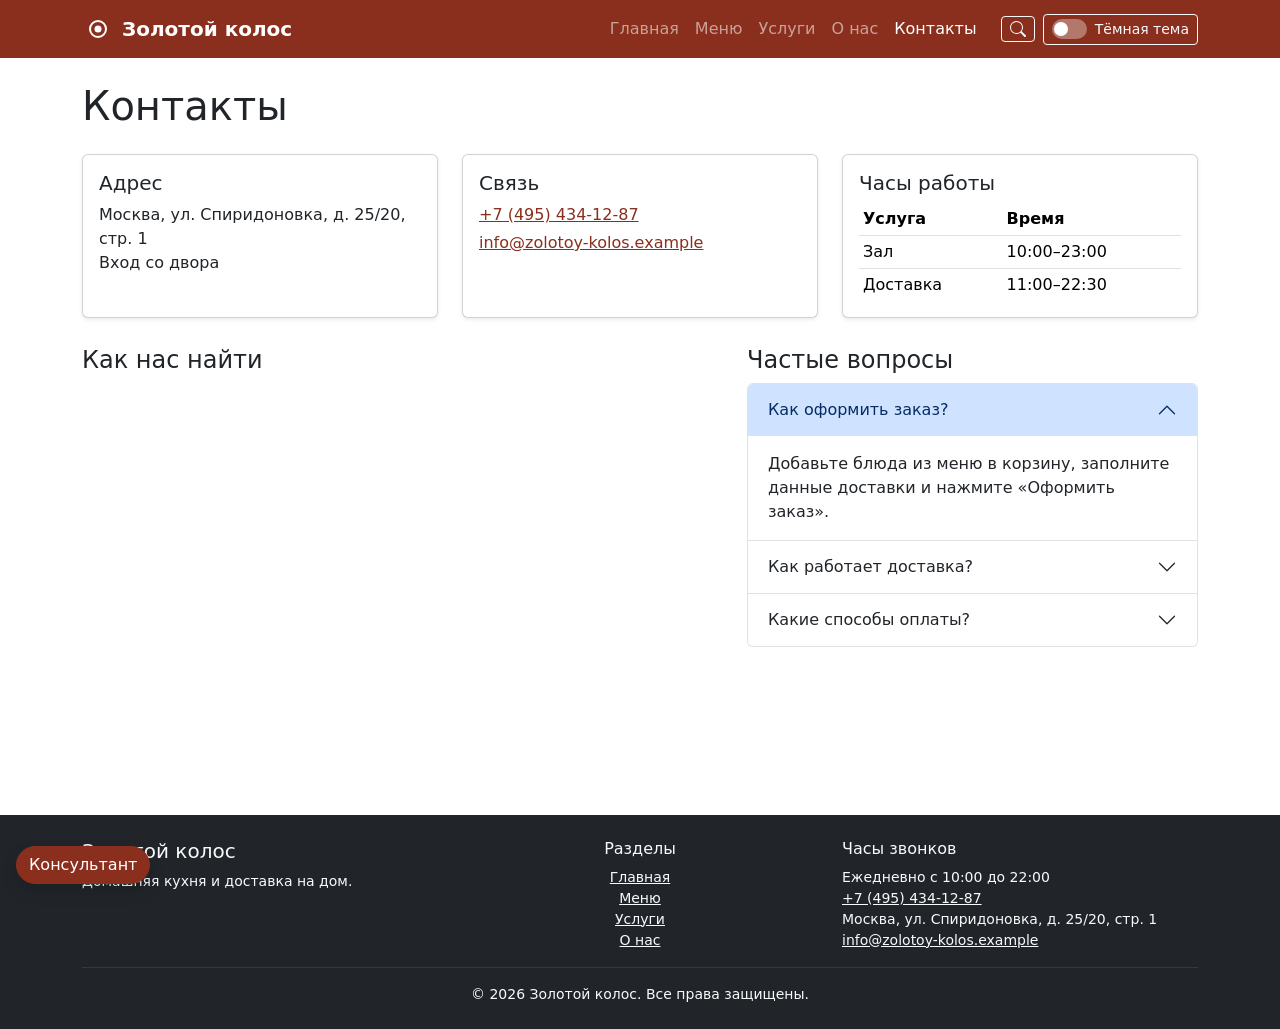
<file: contacts.html>
<!DOCTYPE html>
<html lang="ru">
<head>
  <meta charset="UTF-8">
  <meta name="viewport" content="width=device-width, initial-scale=1.0">
  <meta name="description" content="Контакты — ресторан «Золотой колос»: меню и доставка на дом.">
  <title>Контакты — Золотой колос</title>
  <link rel="icon" href="images/favicon.svg" type="image/svg+xml">
  <script src="js/theme.js"></script>
  <link href="https://cdn.jsdelivr.net/npm/bootstrap@5.3.3/dist/css/bootstrap.min.css" rel="stylesheet">
  <link rel="stylesheet" href="css/custom.css">
</head>
<body class="d-flex flex-column min-vh-100">
  <a class="visually-hidden-focusable position-absolute p-2 bg-white" href="#main">Перейти к основному содержимому</a>
  <header>
    <nav class="navbar navbar-expand-lg navbar-dark bg-brand sticky-top" aria-label="Основная навигация">
      <div class="container">
        <a class="navbar-brand fw-bold d-flex align-items-center gap-2" href="index.html"><img src="images/favicon.svg" alt="" width="32" height="32">Золотой колос</a>
        <button class="navbar-toggler" type="button" data-bs-toggle="collapse" data-bs-target="#mainNavbar"
                aria-controls="mainNavbar" aria-expanded="false" aria-label="Переключить навигацию">
          <span class="navbar-toggler-icon"></span>
        </button>
        <div class="collapse navbar-collapse" id="mainNavbar">
          <ul class="navbar-nav ms-auto mb-2 mb-lg-0 align-items-lg-center">
          <li class="nav-item"><a class="nav-link" href="index.html">Главная</a></li>
          <li class="nav-item"><a class="nav-link" href="menu.html">Меню</a></li>
          <li class="nav-item"><a class="nav-link" href="services.html">Услуги</a></li>
          <li class="nav-item"><a class="nav-link" href="about.html">О нас</a></li>
          <li class="nav-item"><a class="nav-link active" aria-current="page" href="contacts.html">Контакты</a></li>
          </ul>
          <a class="btn btn-outline-light btn-sm ms-lg-3 mb-2 mb-lg-0 d-inline-flex align-items-center" href="search.html" aria-label="Поиск по сайту" title="Поиск по сайту">
            <svg xmlns="http://www.w3.org/2000/svg" width="16" height="16" fill="currentColor" viewBox="0 0 16 16" aria-hidden="true"><path d="M11.742 10.344a6.5 6.5 0 1 0-1.397 1.398h-.001q.044.06.098.115l3.85 3.85a1 1 0 0 0 1.415-1.414l-3.85-3.85a1 1 0 0 0-.115-.1zM12 6.5a5.5 5.5 0 1 1-11 0 5.5 5.5 0 0 1 11 0"/></svg>
          </a>
          <button type="button" class="btn btn-outline-light btn-sm ms-lg-2 mb-2 mb-lg-0 theme-toggle" id="themeToggle" aria-pressed="false">
            <span class="theme-toggle__track" aria-hidden="true"><span class="theme-toggle__thumb"></span></span>
            <span id="themeLabel">Тёмная тема</span>
          </button>
        </div>
      </div>
    </nav>
  </header>

  <main id="main" class="flex-grow-1">
    <div class="container my-4">
      <h1 class="mb-4">Контакты</h1>
      <div class="row g-4">
        <div class="col-12 col-md-6 col-lg-4">
          <div class="card h-100 shadow-sm"><div class="card-body">
            <h2 class="h5">Адрес</h2>
            <address class="mb-0">Москва, ул. Спиридоновка, д. 25/20, стр. 1<br>Вход со двора</address>
          </div></div>
        </div>
        <div class="col-12 col-md-6 col-lg-4">
          <div class="card h-100 shadow-sm"><div class="card-body">
            <h2 class="h5">Связь</h2>
            <p class="mb-1"><a href="tel:+74954341287">+7 (495) 434-12-87</a></p>
            <p class="mb-0"><a href="mailto:info@zolotoy-kolos.example">info@zolotoy-kolos.example</a></p>
          </div></div>
        </div>
        <div class="col-12 col-lg-4">
          <div class="card h-100 shadow-sm"><div class="card-body">
            <h2 class="h5">Часы работы</h2>
            <div class="table-responsive">
              <table class="table table-sm mb-0">
                <caption class="visually-hidden">Часы работы</caption>
                <thead><tr><th scope="col">Услуга</th><th scope="col">Время</th></tr></thead>
                <tbody>
                  <tr><th scope="row" class="fw-normal">Зал</th><td>10:00–23:00</td></tr>
                  <tr><th scope="row" class="fw-normal">Доставка</th><td>11:00–22:30</td></tr>
                </tbody>
              </table>
            </div>
          </div></div>
        </div>
      </div>

      <div class="row g-4 mt-1">
        <div class="col-12 col-lg-7">
          <h2 class="h4">Как нас найти</h2>
          <div class="ratio ratio-16x9">
            <iframe src="https://yandex.ru/map-widget/v1/?um=constructor%3Ab662e68881ffb5f1462bd8ade053307eef0e3d2f8b782dbf466d068c11348273&amp;source=constructor" width="500" height="400" frameborder="0"></iframe>
          </div>
        </div>
        <div class="col-12 col-lg-5">
          <h2 class="h4">Частые вопросы</h2>
          <div class="accordion" id="faq">
            <div class="accordion-item">
              <h3 class="accordion-header"><button class="accordion-button" type="button" data-bs-toggle="collapse" data-bs-target="#q1" aria-expanded="true" aria-controls="q1">Как оформить заказ?</button></h3>
              <div id="q1" class="accordion-collapse collapse show" data-bs-parent="#faq"><div class="accordion-body">Добавьте блюда из меню в корзину, заполните данные доставки и нажмите «Оформить заказ».</div></div>
            </div>
            <div class="accordion-item">
              <h3 class="accordion-header"><button class="accordion-button collapsed" type="button" data-bs-toggle="collapse" data-bs-target="#q2" aria-expanded="false" aria-controls="q2">Как работает доставка?</button></h3>
              <div id="q2" class="accordion-collapse collapse" data-bs-parent="#faq"><div class="accordion-body">Доставка работает ежедневно с 11:00 до 22:30. При заказе убедитесь, что правильно указали адрес доставки.</div></div>
            </div>
            <div class="accordion-item">
              <h3 class="accordion-header"><button class="accordion-button collapsed" type="button" data-bs-toggle="collapse" data-bs-target="#q3" aria-expanded="false" aria-controls="q3">Какие способы оплаты?</button></h3>
              <div id="q3" class="accordion-collapse collapse" data-bs-parent="#faq"><div class="accordion-body">Наличными курьеру или картой онлайн при оформлении заказа.</div></div>
            </div>
          </div>
        </div>
      </div>
    </div>
  </main>

  <footer class="bg-dark text-light py-4 mt-5">
    <div class="container">
      <div class="row g-4 justify-content-center">
        <div class="col-12 col-md-4">
          <h2 class="h5">Золотой колос</h2>
          <p class="small mb-0">Домашняя кухня и доставка на дом.</p>
        </div>
        <div class="col-12 col-md-4">
          <h2 class="h6 text-center">Разделы</h2>
          <ul class="list-unstyled small mb-0 text-center">
            <li><a class="link-light" href="index.html">Главная</a></li>
            <li><a class="link-light" href="menu.html">Меню</a></li>
            <li><a class="link-light" href="services.html">Услуги</a></li>
            <li><a class="link-light" href="about.html">О нас</a></li>
          </ul>
        </div>
        <div class="col-12 col-md-4">
          <h2 class="h6">Часы звонков</h2>
          <address class="small mb-0">
            Ежедневно с 10:00 до 22:00<br>
            <a class="link-light" href="tel:+74954341287">+7 (495) 434-12-87</a><br>
            Москва, ул. Спиридоновка, д. 25/20, стр. 1<br>
            <a class="link-light" href="mailto:info@zolotoy-kolos.example">info@zolotoy-kolos.example</a>
          </address>
        </div>
      </div>
      <hr class="border-secondary">
      <p class="small mb-0 text-center">© 2026 Золотой колос. Все права защищены.</p>
    </div>
  </footer>

  <div class="toast-container position-fixed bottom-0 start-0 p-3" id="toastBox"></div>

  <button type="button" class="btn btn-brand rounded-circle shadow to-top d-none" id="toTop" aria-label="Наверх">^</button>

  <div class="chat-widget">
    <section class="card shadow chat-panel d-none" id="chatPanel" aria-labelledby="chatTitle">
      <div class="card-header bg-brand text-white d-flex justify-content-between align-items-center">
        <h2 class="h6 mb-0" id="chatTitle">Чат с консультантом</h2>
        <button type="button" class="btn-close btn-close-white" id="chatClose" aria-label="Закрыть чат"></button>
      </div>
      <div class="card-body chat-body" id="chatBody" aria-live="polite">
        <p class="chat-msg chat-msg--bot">Здравствуйте! Я консультант ресторана. Чем могу помочь?</p>
      </div>
      <form class="card-footer input-group" id="chatForm">
        <label for="chatInput" class="visually-hidden">Сообщение</label>
        <input type="text" class="form-control" id="chatInput" placeholder="Ваше сообщение" autocomplete="off">
        <button class="btn btn-brand" type="submit">Отправить</button>
      </form>
    </section>
    <button type="button" class="btn btn-brand rounded-pill shadow" id="chatToggle" aria-expanded="false" aria-controls="chatPanel">Консультант</button>
  </div>

  <script src="https://cdn.jsdelivr.net/npm/bootstrap@5.3.3/dist/js/bootstrap.bundle.min.js"></script>
  <script src="js/dishes.js"></script>
  <script src="js/main.js"></script>
</body>
</html>
</file>
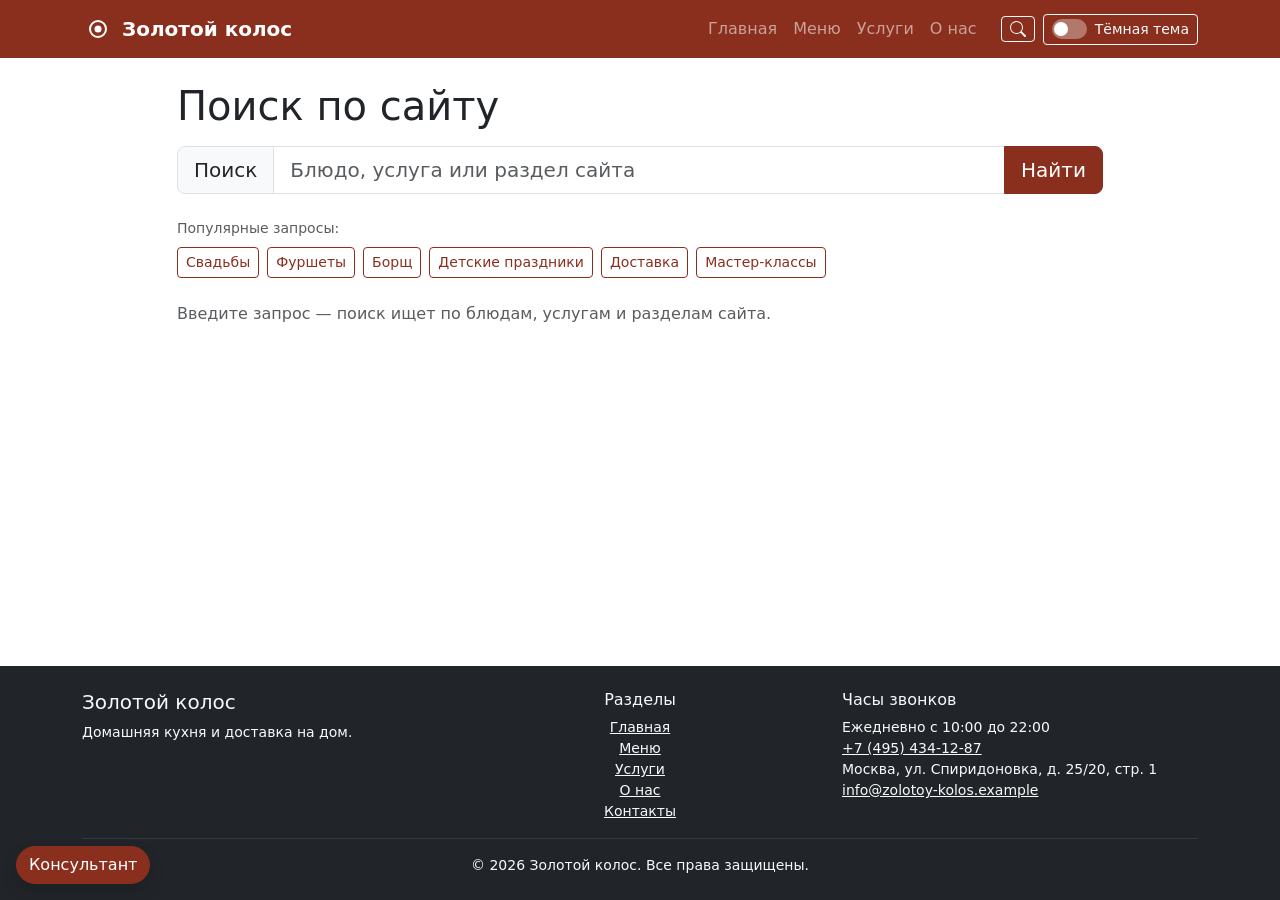
<file: search.html>
<!DOCTYPE html>
<html lang="ru">
<head>
  <meta charset="UTF-8">
  <meta name="viewport" content="width=device-width, initial-scale=1.0">
  <meta name="description" content="Поиск по сайту — ресторан «Золотой колос»: блюда, услуги и разделы.">
  <title>Поиск — Золотой колос</title>
  <link rel="icon" href="images/favicon.svg" type="image/svg+xml">
  <script src="js/theme.js"></script>
  <link href="https://cdn.jsdelivr.net/npm/bootstrap@5.3.3/dist/css/bootstrap.min.css" rel="stylesheet">
  <link rel="stylesheet" href="css/custom.css">
</head>
<body class="d-flex flex-column min-vh-100">
  <a class="visually-hidden-focusable position-absolute p-2 bg-white" href="#main">Перейти к основному содержимому</a>
  <header>
    <nav class="navbar navbar-expand-lg navbar-dark bg-brand sticky-top" aria-label="Основная навигация">
      <div class="container">
        <a class="navbar-brand fw-bold d-flex align-items-center gap-2" href="index.html"><img src="images/favicon.svg" alt="" width="32" height="32">Золотой колос</a>
        <button class="navbar-toggler" type="button" data-bs-toggle="collapse" data-bs-target="#mainNavbar"
                aria-controls="mainNavbar" aria-expanded="false" aria-label="Переключить навигацию">
          <span class="navbar-toggler-icon"></span>
        </button>
        <div class="collapse navbar-collapse" id="mainNavbar">
          <ul class="navbar-nav ms-auto mb-2 mb-lg-0 align-items-lg-center">
          <li class="nav-item"><a class="nav-link" href="index.html">Главная</a></li>
          <li class="nav-item"><a class="nav-link" href="menu.html">Меню</a></li>
          <li class="nav-item"><a class="nav-link" href="services.html">Услуги</a></li>
          <li class="nav-item"><a class="nav-link" href="about.html">О нас</a></li>
          </ul>
          <a class="btn btn-outline-light btn-sm ms-lg-3 mb-2 mb-lg-0 d-inline-flex align-items-center" href="search.html" aria-label="Поиск по сайту" title="Поиск по сайту" aria-current="page">
            <svg xmlns="http://www.w3.org/2000/svg" width="16" height="16" fill="currentColor" viewBox="0 0 16 16" aria-hidden="true"><path d="M11.742 10.344a6.5 6.5 0 1 0-1.397 1.398h-.001q.044.06.098.115l3.85 3.85a1 1 0 0 0 1.415-1.414l-3.85-3.85a1 1 0 0 0-.115-.1zM12 6.5a5.5 5.5 0 1 1-11 0 5.5 5.5 0 0 1 11 0"/></svg>
          </a>
          <button type="button" class="btn btn-outline-light btn-sm ms-lg-2 mb-2 mb-lg-0 theme-toggle" id="themeToggle" aria-pressed="false">
            <span class="theme-toggle__track" aria-hidden="true"><span class="theme-toggle__thumb"></span></span>
            <span id="themeLabel">Тёмная тема</span>
          </button>
        </div>
      </div>
    </nav>
  </header>

  <main id="main" class="flex-grow-1">
    <div class="container my-4">
      <div class="row justify-content-center">
        <div class="col-12 col-lg-10">
          <h1 class="mb-3">Поиск по сайту</h1>
          <form id="siteSearchForm" class="mb-4" role="search" novalidate>
            <label for="siteSearchInput" class="visually-hidden">Поисковый запрос</label>
            <div class="input-group input-group-lg">
              <span class="input-group-text" aria-hidden="true">Поиск</span>
              <input type="search" id="siteSearchInput" class="form-control" placeholder="Блюдо, услуга или раздел сайта" autocomplete="off">
              <button class="btn btn-brand" type="submit">Найти</button>
            </div>
          </form>

          <div id="searchPopular" class="mb-4">
            <p class="small text-body-secondary mb-2">Популярные запросы:</p>
            <div class="d-flex flex-wrap gap-2">
              <button type="button" class="btn btn-outline-brand btn-sm" data-q="Свадьбы">Свадьбы</button>
              <button type="button" class="btn btn-outline-brand btn-sm" data-q="Фуршеты">Фуршеты</button>
              <button type="button" class="btn btn-outline-brand btn-sm" data-q="Борщ">Борщ</button>
              <button type="button" class="btn btn-outline-brand btn-sm" data-q="Детские праздники">Детские праздники</button>
              <button type="button" class="btn btn-outline-brand btn-sm" data-q="Доставка">Доставка</button>
              <button type="button" class="btn btn-outline-brand btn-sm" data-q="Мастер-классы">Мастер-классы</button>
            </div>
          </div>

          <p id="searchMeta" class="text-body-secondary" role="status" aria-live="polite"></p>
          <div id="searchResults"></div>
        </div>
      </div>
    </div>
  </main>

  <footer class="bg-dark text-light py-4 mt-5">
    <div class="container">
      <div class="row g-4 justify-content-center">
        <div class="col-12 col-md-4">
          <h2 class="h5">Золотой колос</h2>
          <p class="small mb-0">Домашняя кухня и доставка на дом.</p>
        </div>
        <div class="col-12 col-md-4">
          <h2 class="h6 text-center">Разделы</h2>
          <ul class="list-unstyled small mb-0 text-center">
            <li><a class="link-light" href="index.html">Главная</a></li>
            <li><a class="link-light" href="menu.html">Меню</a></li>
            <li><a class="link-light" href="services.html">Услуги</a></li>
            <li><a class="link-light" href="about.html">О нас</a></li>
            <li><a class="link-light" href="contacts.html">Контакты</a></li>
          </ul>
        </div>
        <div class="col-12 col-md-4">
          <h2 class="h6">Часы звонков</h2>
          <address class="small mb-0">
            Ежедневно с 10:00 до 22:00<br>
            <a class="link-light" href="tel:+74954341287">+7 (495) 434-12-87</a><br>
            Москва, ул. Спиридоновка, д. 25/20, стр. 1<br>
            <a class="link-light" href="mailto:info@zolotoy-kolos.example">info@zolotoy-kolos.example</a>
          </address>
        </div>
      </div>
      <hr class="border-secondary">
      <p class="small mb-0 text-center">© 2026 Золотой колос. Все права защищены.</p>
    </div>
  </footer>

  <div class="toast-container position-fixed bottom-0 start-0 p-3" id="toastBox"></div>

  <button type="button" class="btn btn-brand rounded-circle shadow to-top d-none" id="toTop" aria-label="Наверх">^</button>

  <div class="chat-widget">
    <section class="card shadow chat-panel d-none" id="chatPanel" aria-labelledby="chatTitle">
      <div class="card-header bg-brand text-white d-flex justify-content-between align-items-center">
        <h2 class="h6 mb-0" id="chatTitle">Чат с консультантом</h2>
        <button type="button" class="btn-close btn-close-white" id="chatClose" aria-label="Закрыть чат"></button>
      </div>
      <div class="card-body chat-body" id="chatBody" aria-live="polite">
        <p class="chat-msg chat-msg--bot">Здравствуйте! Я консультант ресторана. Чем могу помочь?</p>
      </div>
      <form class="card-footer input-group" id="chatForm">
        <label for="chatInput" class="visually-hidden">Сообщение</label>
        <input type="text" class="form-control" id="chatInput" placeholder="Ваше сообщение" autocomplete="off">
        <button class="btn btn-brand" type="submit">Отправить</button>
      </form>
    </section>
    <button type="button" class="btn btn-brand rounded-pill shadow" id="chatToggle" aria-expanded="false" aria-controls="chatPanel">Консультант</button>
  </div>

  <script src="https://cdn.jsdelivr.net/npm/bootstrap@5.3.3/dist/js/bootstrap.bundle.min.js"></script>
  <script src="js/dishes.js"></script>
  <script src="js/main.js"></script>
  <script src="js/services-data.js"></script>
  <script src="js/search.js"></script>
</body>
</html>
</file>
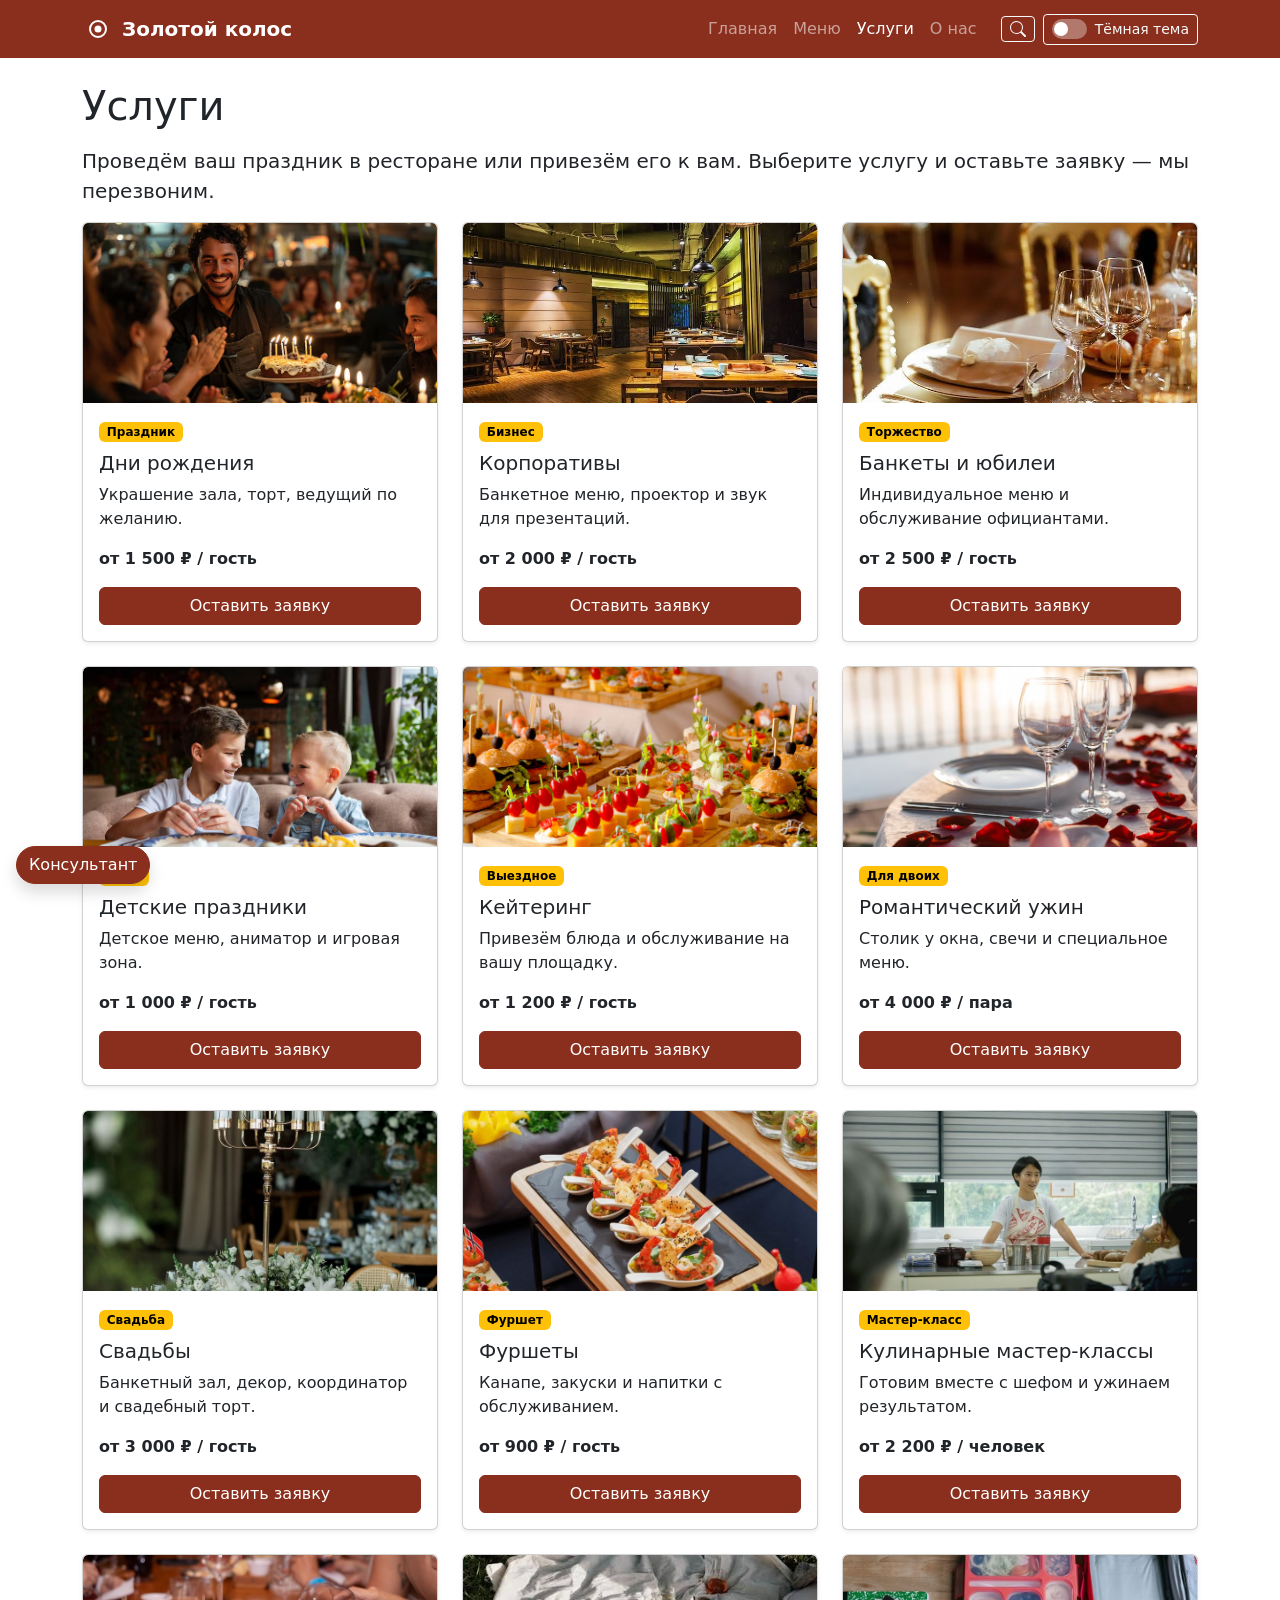
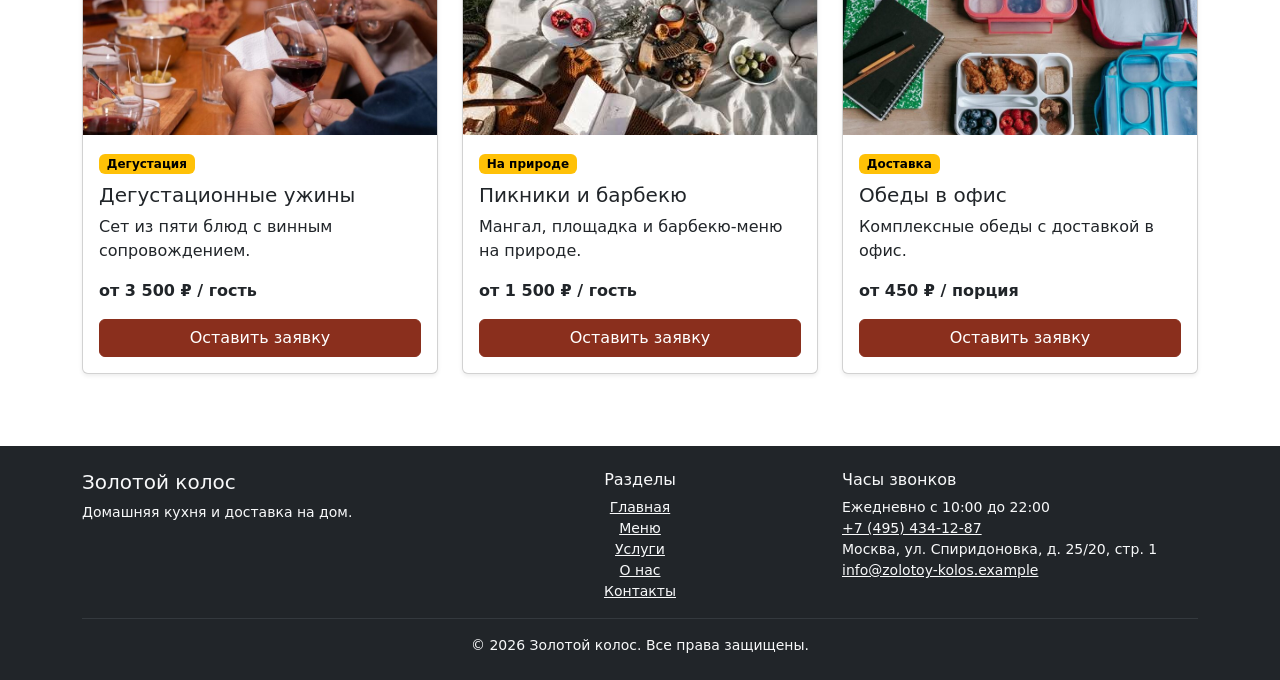
<file: services.html>
<!DOCTYPE html>
<html lang="ru">
<head>
  <meta charset="UTF-8">
  <meta name="viewport" content="width=device-width, initial-scale=1.0">
  <meta name="description" content="Услуги — ресторан «Золотой колос»: меню и доставка на дом.">
  <title>Услуги — Золотой колос</title>
  <link rel="icon" href="images/favicon.svg" type="image/svg+xml">
  <script src="js/theme.js"></script>
  <link href="https://cdn.jsdelivr.net/npm/bootstrap@5.3.3/dist/css/bootstrap.min.css" rel="stylesheet">
  <link rel="stylesheet" href="css/custom.css">
</head>
<body class="d-flex flex-column min-vh-100">
  <a class="visually-hidden-focusable position-absolute p-2 bg-white" href="#main">Перейти к основному содержимому</a>
  <header>
    <nav class="navbar navbar-expand-lg navbar-dark bg-brand sticky-top" aria-label="Основная навигация">
      <div class="container">
        <a class="navbar-brand fw-bold d-flex align-items-center gap-2" href="index.html"><img src="images/favicon.svg" alt="" width="32" height="32">Золотой колос</a>
        <button class="navbar-toggler" type="button" data-bs-toggle="collapse" data-bs-target="#mainNavbar"
                aria-controls="mainNavbar" aria-expanded="false" aria-label="Переключить навигацию">
          <span class="navbar-toggler-icon"></span>
        </button>
        <div class="collapse navbar-collapse" id="mainNavbar">
          <ul class="navbar-nav ms-auto mb-2 mb-lg-0 align-items-lg-center">
          <li class="nav-item"><a class="nav-link" href="index.html">Главная</a></li>
          <li class="nav-item"><a class="nav-link" href="menu.html">Меню</a></li>
          <li class="nav-item"><a class="nav-link active" aria-current="page" href="services.html">Услуги</a></li>
          <li class="nav-item"><a class="nav-link" href="about.html">О нас</a></li>
          </ul>
          <a class="btn btn-outline-light btn-sm ms-lg-3 mb-2 mb-lg-0 d-inline-flex align-items-center" href="search.html" aria-label="Поиск по сайту" title="Поиск по сайту">
            <svg xmlns="http://www.w3.org/2000/svg" width="16" height="16" fill="currentColor" viewBox="0 0 16 16" aria-hidden="true"><path d="M11.742 10.344a6.5 6.5 0 1 0-1.397 1.398h-.001q.044.06.098.115l3.85 3.85a1 1 0 0 0 1.415-1.414l-3.85-3.85a1 1 0 0 0-.115-.1zM12 6.5a5.5 5.5 0 1 1-11 0 5.5 5.5 0 0 1 11 0"/></svg>
          </a>
          <button type="button" class="btn btn-outline-light btn-sm ms-lg-2 mb-2 mb-lg-0 theme-toggle" id="themeToggle" aria-pressed="false">
            <span class="theme-toggle__track" aria-hidden="true"><span class="theme-toggle__thumb"></span></span>
            <span id="themeLabel">Тёмная тема</span>
          </button>
        </div>
      </div>
    </nav>
  </header>

  <main id="main" class="flex-grow-1">
    <div class="container my-4">
      <h1 class="mb-3">Услуги</h1>
      <p class="lead">Проведём ваш праздник в ресторане или привезём его к вам. Выберите услугу и оставьте заявку — мы перезвоним.</p>
      <div class="row g-4" id="serviceGrid"></div>
    </div>
  </main>

  <footer class="bg-dark text-light py-4 mt-5">
    <div class="container">
      <div class="row g-4 justify-content-center">
        <div class="col-12 col-md-4">
          <h2 class="h5">Золотой колос</h2>
          <p class="small mb-0">Домашняя кухня и доставка на дом.</p>
        </div>
        <div class="col-12 col-md-4">
          <h2 class="h6 text-center">Разделы</h2>
          <ul class="list-unstyled small mb-0 text-center">
            <li><a class="link-light" href="index.html">Главная</a></li>
            <li><a class="link-light" href="menu.html">Меню</a></li>
            <li><a class="link-light" href="services.html">Услуги</a></li>
            <li><a class="link-light" href="about.html">О нас</a></li>
            <li><a class="link-light" href="contacts.html">Контакты</a></li>
          </ul>
        </div>
        <div class="col-12 col-md-4">
          <h2 class="h6">Часы звонков</h2>
          <address class="small mb-0">
            Ежедневно с 10:00 до 22:00<br>
            <a class="link-light" href="tel:+74954341287">+7 (495) 434-12-87</a><br>
            Москва, ул. Спиридоновка, д. 25/20, стр. 1<br>
            <a class="link-light" href="mailto:info@zolotoy-kolos.example">info@zolotoy-kolos.example</a>
          </address>
        </div>
      </div>
      <hr class="border-secondary">
      <p class="small mb-0 text-center">© 2026 Золотой колос. Все права защищены.</p>
    </div>
  </footer>

  <div class="toast-container position-fixed bottom-0 start-0 p-3" id="toastBox"></div>

  <button type="button" class="btn btn-brand rounded-circle shadow to-top d-none" id="toTop" aria-label="Наверх">^</button>

  <div class="chat-widget">
    <section class="card shadow chat-panel d-none" id="chatPanel" aria-labelledby="chatTitle">
      <div class="card-header bg-brand text-white d-flex justify-content-between align-items-center">
        <h2 class="h6 mb-0" id="chatTitle">Чат с консультантом</h2>
        <button type="button" class="btn-close btn-close-white" id="chatClose" aria-label="Закрыть чат"></button>
      </div>
      <div class="card-body chat-body" id="chatBody" aria-live="polite">
        <p class="chat-msg chat-msg--bot">Здравствуйте! Я консультант ресторана. Чем могу помочь?</p>
      </div>
      <form class="card-footer input-group" id="chatForm">
        <label for="chatInput" class="visually-hidden">Сообщение</label>
        <input type="text" class="form-control" id="chatInput" placeholder="Ваше сообщение" autocomplete="off">
        <button class="btn btn-brand" type="submit">Отправить</button>
      </form>
    </section>
    <button type="button" class="btn btn-brand rounded-pill shadow" id="chatToggle" aria-expanded="false" aria-controls="chatPanel">Консультант</button>
  </div>
  <div class="modal fade" id="serviceModal" tabindex="-1" aria-labelledby="serviceModalTitle" aria-hidden="true">
    <div class="modal-dialog modal-dialog-centered">
      <div class="modal-content">
        <div class="modal-header">
          <h2 class="modal-title h5" id="serviceModalTitle">Заявка на услугу</h2>
          <button type="button" class="btn-close" data-bs-dismiss="modal" aria-label="Закрыть"></button>
        </div>
        <form id="serviceForm" novalidate>
          <div class="modal-body">
            <div class="alert alert-success d-none" id="serviceDone" role="status">Заявка отправлена! Мы перезвоним вам в ближайшее время.</div>
            <div class="mb-3">
              <label for="serviceSelect" class="form-label">Услуга</label>
              <select class="form-select" id="serviceSelect" name="service" required></select>
            </div>
            <div class="mb-3">
              <label for="sName" class="form-label">Имя</label>
              <input type="text" class="form-control" id="sName" name="sName" required minlength="2" autocomplete="name">
              <div class="invalid-feedback">Введите имя (минимум 2 символа).</div>
            </div>
            <div class="mb-3">
              <label for="sPhone" class="form-label">Телефон</label>
              <input type="tel" class="form-control" id="sPhone" name="sPhone" required placeholder="+7 (900) 000-00-00" autocomplete="tel">
              <div class="invalid-feedback">Введите телефон полностью.</div>
            </div>
            <div class="row g-3">
              <div class="col-12 col-sm-7">
                <label for="sDate" class="form-label">Дата</label>
                <input type="date" class="form-control" id="sDate" name="sDate" required>
                <div class="invalid-feedback">Выберите дату не раньше сегодняшней.</div>
              </div>
              <div class="col-12 col-sm-5">
                <label for="sGuests" class="form-label">Гостей</label>
                <input type="number" class="form-control" id="sGuests" name="sGuests" required min="1" max="100" value="10">
                <div class="invalid-feedback">От 1 до 100.</div>
              </div>
            </div>
          </div>
          <div class="modal-footer">
            <button type="button" class="btn btn-outline-secondary" data-bs-dismiss="modal">Закрыть</button>
            <button type="submit" class="btn btn-brand">Отправить</button>
          </div>
        </form>
      </div>
    </div>
  </div>
  <script src="https://cdn.jsdelivr.net/npm/bootstrap@5.3.3/dist/js/bootstrap.bundle.min.js"></script>
  <script src="js/dishes.js"></script>
  <script src="js/main.js"></script>
  <script src="js/services-data.js"></script>
  <script src="js/services.js"></script>
</body>
</html>
</file>
<file: css/custom.css>
/* Минимальные собственные правки поверх Bootstrap (подключается ПОСЛЕ bootstrap.min.css) */
:root {
  --brand: #8a2f1d;
  --brand-dark: #6b2214;
  --brand-soft: #fbeee9;
}


/* Фирменный цвет */
.bg-brand { background-color: var(--brand); }
.btn-brand {
  --bs-btn-color: #fff;
  --bs-btn-bg: var(--brand);
  --bs-btn-border-color: var(--brand);
  --bs-btn-hover-color: #fff;
  --bs-btn-hover-bg: var(--brand-dark);
  --bs-btn-hover-border-color: var(--brand-dark);
  --bs-btn-active-color: #fff;
  --bs-btn-active-bg: var(--brand-dark);
  --bs-btn-active-border-color: var(--brand-dark);
  --bs-btn-focus-shadow-rgb: 138, 47, 29;
}
.btn-outline-brand {
  --bs-btn-color: var(--brand);
  --bs-btn-border-color: var(--brand);
  --bs-btn-hover-color: #fff;
  --bs-btn-hover-bg: var(--brand);
  --bs-btn-hover-border-color: var(--brand);
  --bs-btn-active-color: #fff;
  --bs-btn-active-bg: var(--brand-dark);
  --bs-btn-active-border-color: var(--brand-dark);
  --bs-btn-focus-shadow-rgb: 138, 47, 29;
}

/* Hero */
.hero { background: linear-gradient(135deg, var(--brand) 0%, #b4532a 100%); }
.hero-img { width: 100%; height: auto; aspect-ratio: 3 / 2; object-fit: cover; background: var(--brand-soft); }

/* Изображения: единый размер, не выходят за контейнер */
.dish-img { height: 180px; width: 100%; object-fit: cover; background: var(--brand-soft); }
.adv-img { height: 180px; width: 100%; object-fit: cover; background: var(--brand-soft); }
.cat-img { height: 110px; width: 100%; object-fit: cover; background: var(--brand-soft); }
.modal-img { max-height: 260px; object-fit: cover; background: var(--brand-soft); }
.cart-img { aspect-ratio: 1 / 1; object-fit: cover; background: var(--brand-soft); }
.empty-img { max-width: 240px; width: 60%; height: auto; }

.dish-card { transition: transform .15s ease, box-shadow .15s ease; }
.dish-card:hover { transform: translateY(-3px); box-shadow: var(--bs-box-shadow) !important; }

/* Видимый фокус для клавиатуры */
:focus-visible { outline: 3px solid #0d6efd; outline-offset: 2px; }

@media (prefers-reduced-motion: reduce) {
  .dish-card { transition: none; }
  html { scroll-behavior: auto; }
  .theme-toggle__thumb { transition: none; }
  ::view-transition-old(root),
  ::view-transition-new(root) { animation: none !important; }
}

/* ===== Тема: светлая/тёмная (Bootstrap data-bs-theme) ===== */
:root, [data-bs-theme="light"] { --brand-link: #8a2f1d; --brand-soft: #fbeee9; }
[data-bs-theme="dark"] { --brand-link: #f0a58f; --brand-soft: #2d2420; }
body { background-color: var(--bs-body-bg); }
a { color: var(--brand-link); }
a:hover { color: var(--brand-link); filter: brightness(1.15); }
.text-brand { color: var(--brand-link); }
[data-bs-theme="dark"] .btn-outline-brand { --bs-btn-color: #f0a58f; --bs-btn-border-color: #f0a58f; --bs-btn-hover-color: #1a1a1a; --bs-btn-hover-bg: #f0a58f; --bs-btn-hover-border-color: #f0a58f; }
body, .card, .bg-body-tertiary, .form-control, .form-select, .accordion-button, .modal-content, .list-group-item {
  transition: background-color 1s ease, color 1s ease, border-color 1s ease;
}

/* Волновой переход темы: круговая волна от кнопки переключателя (View Transitions API) */
::view-transition-old(root),
::view-transition-new(root) { animation: none; mix-blend-mode: normal; }
::view-transition-new(root) {
  animation: theme-wave 1.15s cubic-bezier(.4, 0, .2, 1) both;
}
@keyframes theme-wave {
  from { clip-path: circle(0 at var(--theme-wave-x, 50%) var(--theme-wave-y, 50%)); }
  to { clip-path: circle(var(--theme-wave-r, 150vmax) at var(--theme-wave-x, 50%) var(--theme-wave-y, 50%)); }
}

/* Переключатель темы */
.theme-toggle { display: inline-flex; align-items: center; gap: .5rem; }
.theme-toggle__track { position: relative; width: 2.2rem; height: 1.2rem; border-radius: 1rem; background: rgba(255,255,255,.35); }
.theme-toggle__thumb { position: absolute; top: .15rem; left: .15rem; width: .9rem; height: .9rem; border-radius: 50%; background: #fff; transition: transform .9s cubic-bezier(.4, 0, .2, 1); }
[data-bs-theme="dark"] .theme-toggle__thumb { transform: translateX(1rem); }

/* Избранное */
.btn-fav { --bs-btn-color: var(--brand-link); --bs-btn-border-color: var(--bs-border-color); --bs-btn-hover-bg: var(--brand-soft); --bs-btn-hover-border-color: var(--brand-link); --bs-btn-hover-color: var(--brand-link); font-size: 1.1rem; line-height: 1; }
.btn-fav.active { --bs-btn-color: #bf5281; --bs-btn-border-color: #79132e; }
.btn-fav.active {
    color: #ff69b4;
    border-color: #ff69b4;
}
/* Страницы About / Services */
.about-img { width: 100%; height: 260px; object-fit: cover; background: var(--brand-soft); }

/* Кнопка «Наверх» и чат */
.to-top { position: fixed; right: 1rem; bottom: 4.5rem; width: 2.75rem; height: 2.75rem; z-index: 1030; }
.chat-widget { position: fixed; left: 1rem; bottom: 1rem; z-index: 1040; display: flex; flex-direction: column; align-items: flex-start; gap: .5rem; }
.chat-panel { width: min(320px, calc(100vw - 2rem)); }
.chat-body { height: 220px; overflow-y: auto; display: flex; flex-direction: column; gap: .5rem; }
.chat-msg { max-width: 85%; padding: .4rem .7rem; border-radius: .75rem; margin: 0; font-size: .9rem; }
.chat-msg--bot { background: var(--bs-secondary-bg); align-self: flex-start; }
.chat-msg--user { background: var(--brand); color: #fff; align-self: flex-end; }

/* Главная: хиты меню и отзывы */
.home-hit .dish-img { height: 160px; }
.review-stars { color: #e0a800; letter-spacing: .12em; }
.review-card { border-left: .25rem solid var(--brand); }

/* Услуги: якоря карточек из глобального поиска */
#serviceGrid [id] { scroll-margin-top: 5.5rem; }

/* О нас: ценности и хронология */
.value-card { border-top: .25rem solid var(--brand); }
.timeline { position: relative; padding-left: 1.75rem; }
.timeline::before {
  content: ""; position: absolute; left: .45rem; top: .35rem; bottom: .35rem;
  width: 2px; background: var(--bs-border-color);
}
.timeline-item { position: relative; padding-bottom: 1.35rem; }
.timeline-item:last-child { padding-bottom: 0; }
.timeline-item::before {
  content: ""; position: absolute; left: -1.56rem; top: .35rem;
  width: .8rem; height: .8rem; border-radius: 50%;
  background: var(--brand); box-shadow: 0 0 0 3px var(--brand-soft);
}
.timeline-year { font-weight: 700; color: var(--brand-link); }

/* Глобальный поиск */
.search-group + .search-group { margin-top: 1.75rem; }
.search-hit mark { padding: 0 .1em; border-radius: .2em; }

/* Кнопка «Наверх» */
.to-top {
    position: fixed;
    right: 1rem;
    bottom: 4.5rem;
    width: 2.75rem;
    height: 2.75rem;
    z-index: 1030;

    display: flex;
    align-items: center;
    justify-content: center;

    font-size: 1.5rem;
    font-weight: bold;

    border: none;
    border-radius: 50%;
    box-shadow: 0 4px 12px rgba(0, 0, 0, 0.25);

    transition: transform 0.2s ease, box-shadow 0.2s ease;
}

/* Наведение */
.to-top:hover {
    transform: translateY(-4px);
    box-shadow: 0 6px 16px rgba(0, 0, 0, 0.3);
}

/* Нажатие */
.to-top:active {
    transform: translateY(0) scale(0.95);
}

/* Убираем анимацию для пользователей,
   предпочитающих уменьшенное движение */
@media (prefers-reduced-motion: reduce) {
    .to-top {
        transition: none;
    }
}
</file>
